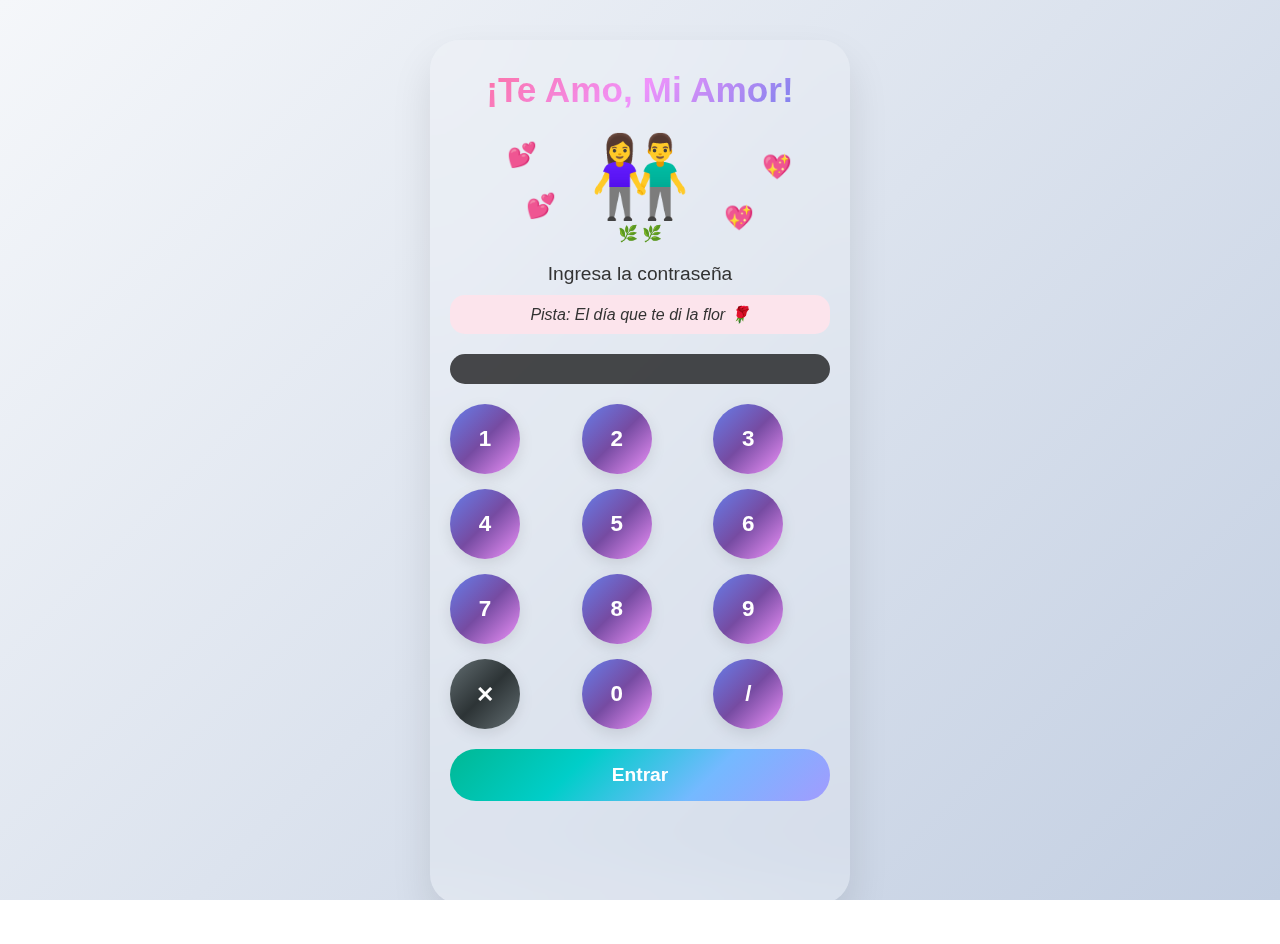
<file: contraseña/index.html>
<!DOCTYPE html>
<html lang="es">
<head>
    <meta charset="UTF-8">
    <meta name="viewport" content="width=device-width, initial-scale=1.0">
    <title>Te Amo ❤️</title>
    <link rel="stylesheet" href="style.css">
</head>
<body>
    <div class="phone-container">
        <h1 class="title">¡Te Amo, Mi Amor!</h1>
        
        <div class="couple-image">
            <div class="floating-hearts">
                <span class="heart">💕</span>
                <span class="heart">💖</span>
                <span class="heart">💕</span>
                <span class="heart">💖</span>
            </div>
            <span class="couple-emoji">👫</span>
            <div class="branches">
                <span class="branch-left">🌿</span>
                <span class="branch-right">🌿</span>
            </div>
        </div>

        <p class="subtitle">Ingresa la contraseña</p>
        <p class="hint">Pista: El día que te di la flor 🌹</p>

        <div class="password-display" id="passwordDisplay"></div>

        <div class="keypad">
            <button class="key" onclick="addNumber('1')">1</button>
            <button class="key" onclick="addNumber('2')">2</button>
            <button class="key" onclick="addNumber('3')">3</button>
            <button class="key" onclick="addNumber('4')">4</button>
            <button class="key" onclick="addNumber('5')">5</button>
            <button class="key" onclick="addNumber('6')">6</button>
            <button class="key" onclick="addNumber('7')">7</button>
            <button class="key" onclick="addNumber('8')">8</button>
            <button class="key" onclick="addNumber('9')">9</button>
            <button class="key" onclick="clearPassword()" style="background: linear-gradient(135deg, #636e72, #2d3436, #636e72);">✕</button>
            <button class="key" onclick="addNumber('0')">0</button>
            <button class="key" onclick="addSlash()">/</button>
        </div>

        <button class="enter-btn" onclick="checkPassword()">Entrar</button>
        
        <div class="error-message" id="errorMessage">
            ❌ Fecha incorrecta. Recuerda el día que te di la flor 🌹
        </div>
    </div>

    <script src="script.js"></script>
</body> 
</html>
</file>
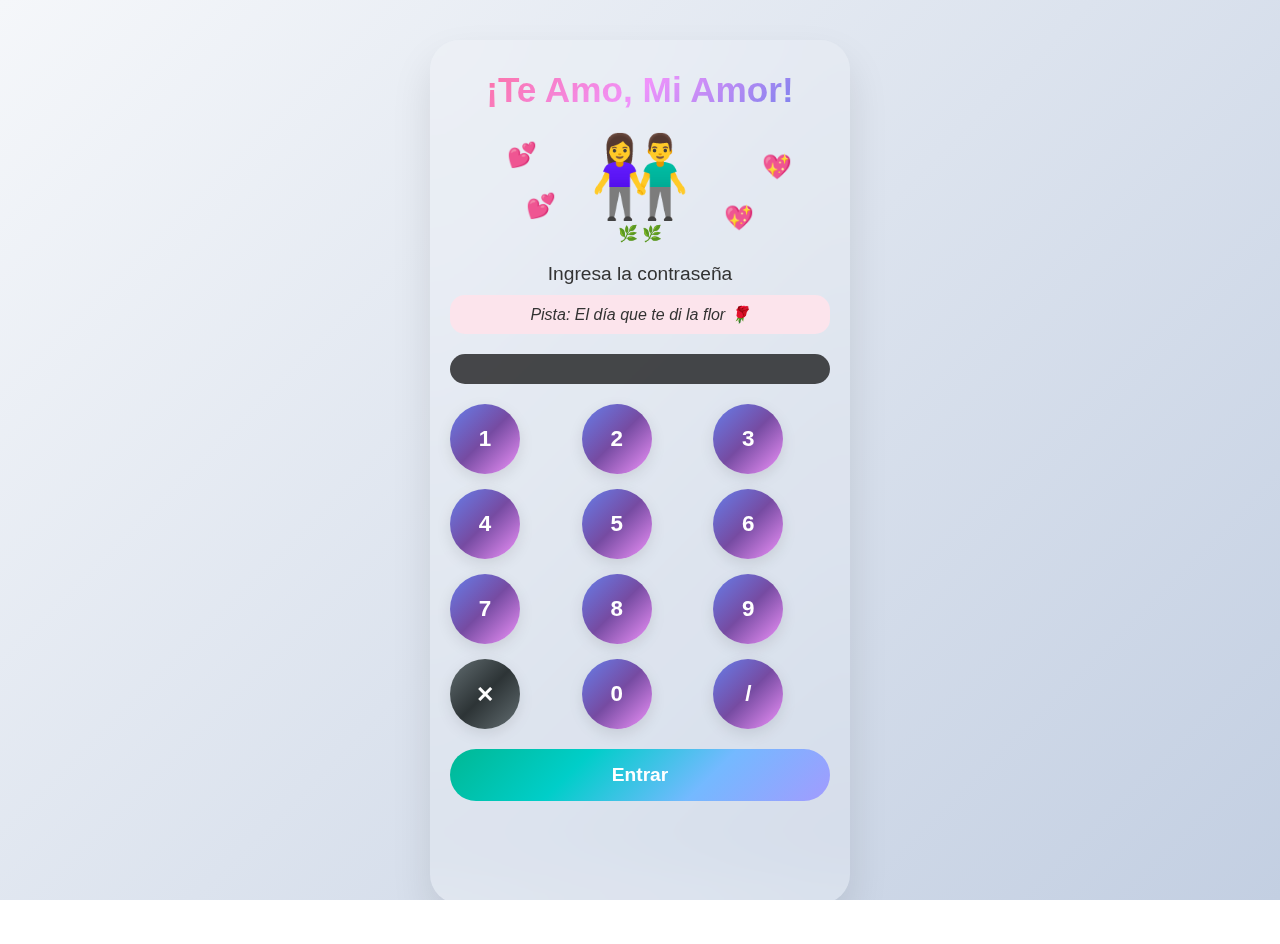
<file: mua-uno/index.html>
<!DOCTYPE html>
<html lang="es">
<head>
    <meta charset="UTF-8">
    <meta name="viewport" content="width=device-width, initial-scale=1.0">
    <title>Te Amo ❤️</title>
    <link rel="stylesheet" href="./contraseña/style.css">
</head>
<body>
    <div class="phone-container">
        <h1 class="title">¡Te Amo, Mi Amor!</h1>
        
        <div class="couple-image">
            <div class="floating-hearts">
                <span class="heart">💕</span>
                <span class="heart">💖</span>
                <span class="heart">💕</span>
                <span class="heart">💖</span>
            </div>
            <span class="couple-emoji">👫</span>
            <div class="branches">
                <span class="branch-left">🌿</span>
                <span class="branch-right">🌿</span>
            </div>
        </div>

        <p class="subtitle">Ingresa la contraseña</p>
        <p class="hint">Pista: El día que te di la flor 🌹</p>

        <div class="password-display" id="passwordDisplay"></div>

        <div class="keypad">
            <button class="key" onclick="addNumber('1')">1</button>
            <button class="key" onclick="addNumber('2')">2</button>
            <button class="key" onclick="addNumber('3')">3</button>
            <button class="key" onclick="addNumber('4')">4</button>
            <button class="key" onclick="addNumber('5')">5</button>
            <button class="key" onclick="addNumber('6')">6</button>
            <button class="key" onclick="addNumber('7')">7</button>
            <button class="key" onclick="addNumber('8')">8</button>
            <button class="key" onclick="addNumber('9')">9</button>
            <button class="key" onclick="clearPassword()" style="background: linear-gradient(135deg, #636e72, #2d3436, #636e72);">✕</button>
            <button class="key" onclick="addNumber('0')">0</button>
            <button class="key" onclick="addSlash()">/</button>
        </div>

        <button class="enter-btn" onclick="checkPassword()">Entrar</button>
        
        <div class="error-message" id="errorMessage">
            ❌ Fecha incorrecta. Recuerda el día que te di la flor 🌹
        </div>
    </div>

    <script src="./contraseña/script.js"></script>
</body> 
</html>
</file>
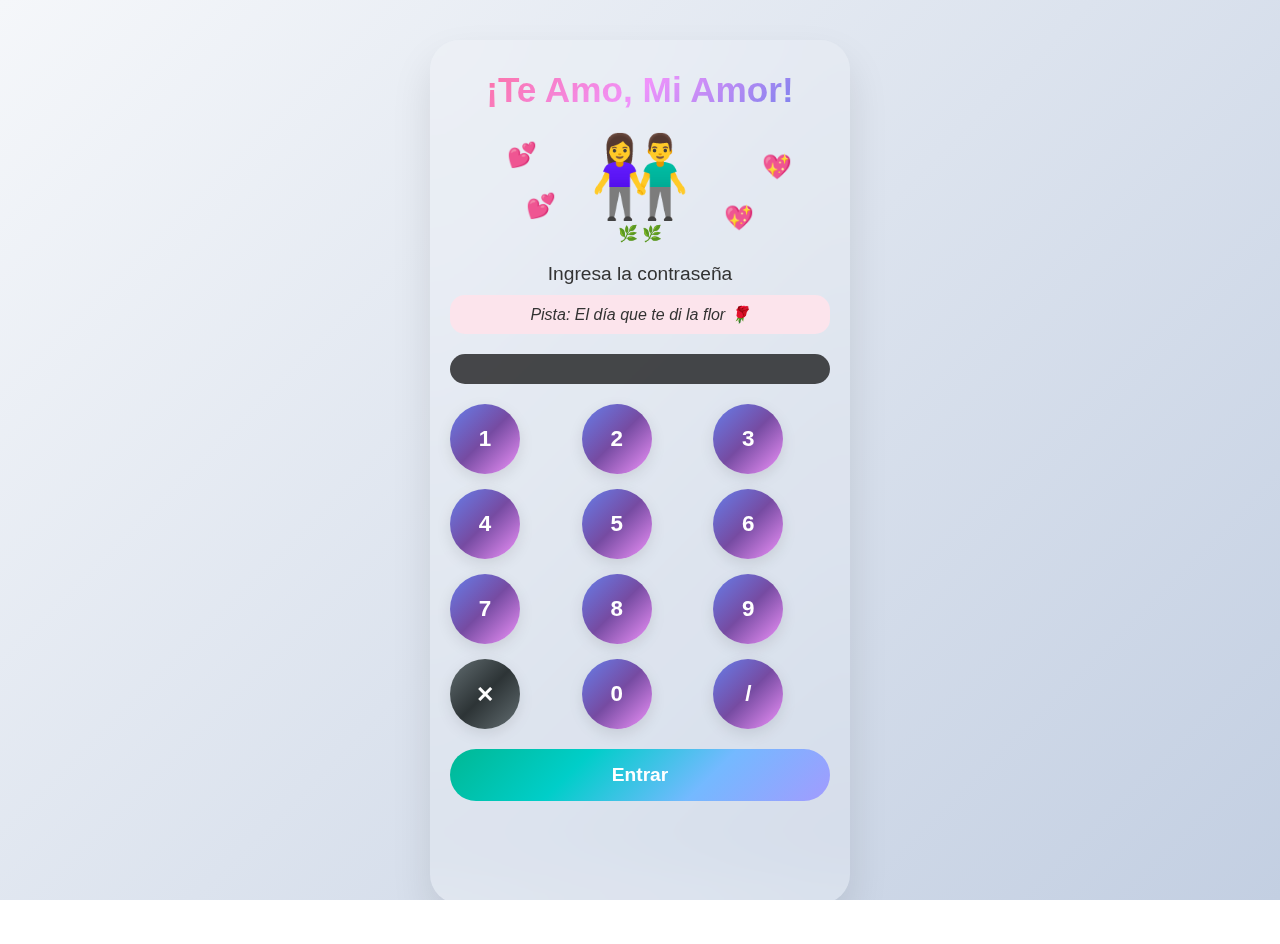
<file: mua-uno/contraseña/index.html>
<!DOCTYPE html>
<html lang="es">
<head>
    <meta charset="UTF-8">
    <meta name="viewport" content="width=device-width, initial-scale=1.0">
    <title>Te Amo ❤️</title>
    <link rel="stylesheet" href="./style.css">
</head>
<body>
    <div class="phone-container">
        <h1 class="title">¡Te Amo, Mi Amor!</h1>
        
        <div class="couple-image">
            <div class="floating-hearts">
                <span class="heart">💕</span>
                <span class="heart">💖</span>
                <span class="heart">💕</span>
                <span class="heart">💖</span>
            </div>
            <span class="couple-emoji">👫</span>
            <div class="branches">
                <span class="branch-left">🌿</span>
                <span class="branch-right">🌿</span>
            </div>
        </div>

        <p class="subtitle">Ingresa la contraseña</p>
        <p class="hint">Pista: El día que te di la flor 🌹</p>

        <div class="password-display" id="passwordDisplay"></div>

        <div class="keypad">
            <button class="key" onclick="addNumber('1')">1</button>
            <button class="key" onclick="addNumber('2')">2</button>
            <button class="key" onclick="addNumber('3')">3</button>
            <button class="key" onclick="addNumber('4')">4</button>
            <button class="key" onclick="addNumber('5')">5</button>
            <button class="key" onclick="addNumber('6')">6</button>
            <button class="key" onclick="addNumber('7')">7</button>
            <button class="key" onclick="addNumber('8')">8</button>
            <button class="key" onclick="addNumber('9')">9</button>
            <button class="key" onclick="clearPassword()" style="background: linear-gradient(135deg, #636e72, #2d3436, #636e72);">✕</button>
            <button class="key" onclick="addNumber('0')">0</button>
            <button class="key" onclick="addSlash()">/</button>
        </div>

        <button class="enter-btn" onclick="checkPassword()">Entrar</button>
        
        <div class="error-message" id="errorMessage">
            ❌ Fecha incorrecta. Recuerda el día que te di la flor 🌹
        </div>
    </div>

    <script src="./script.js"></script>
</body> 
</html>
</file>
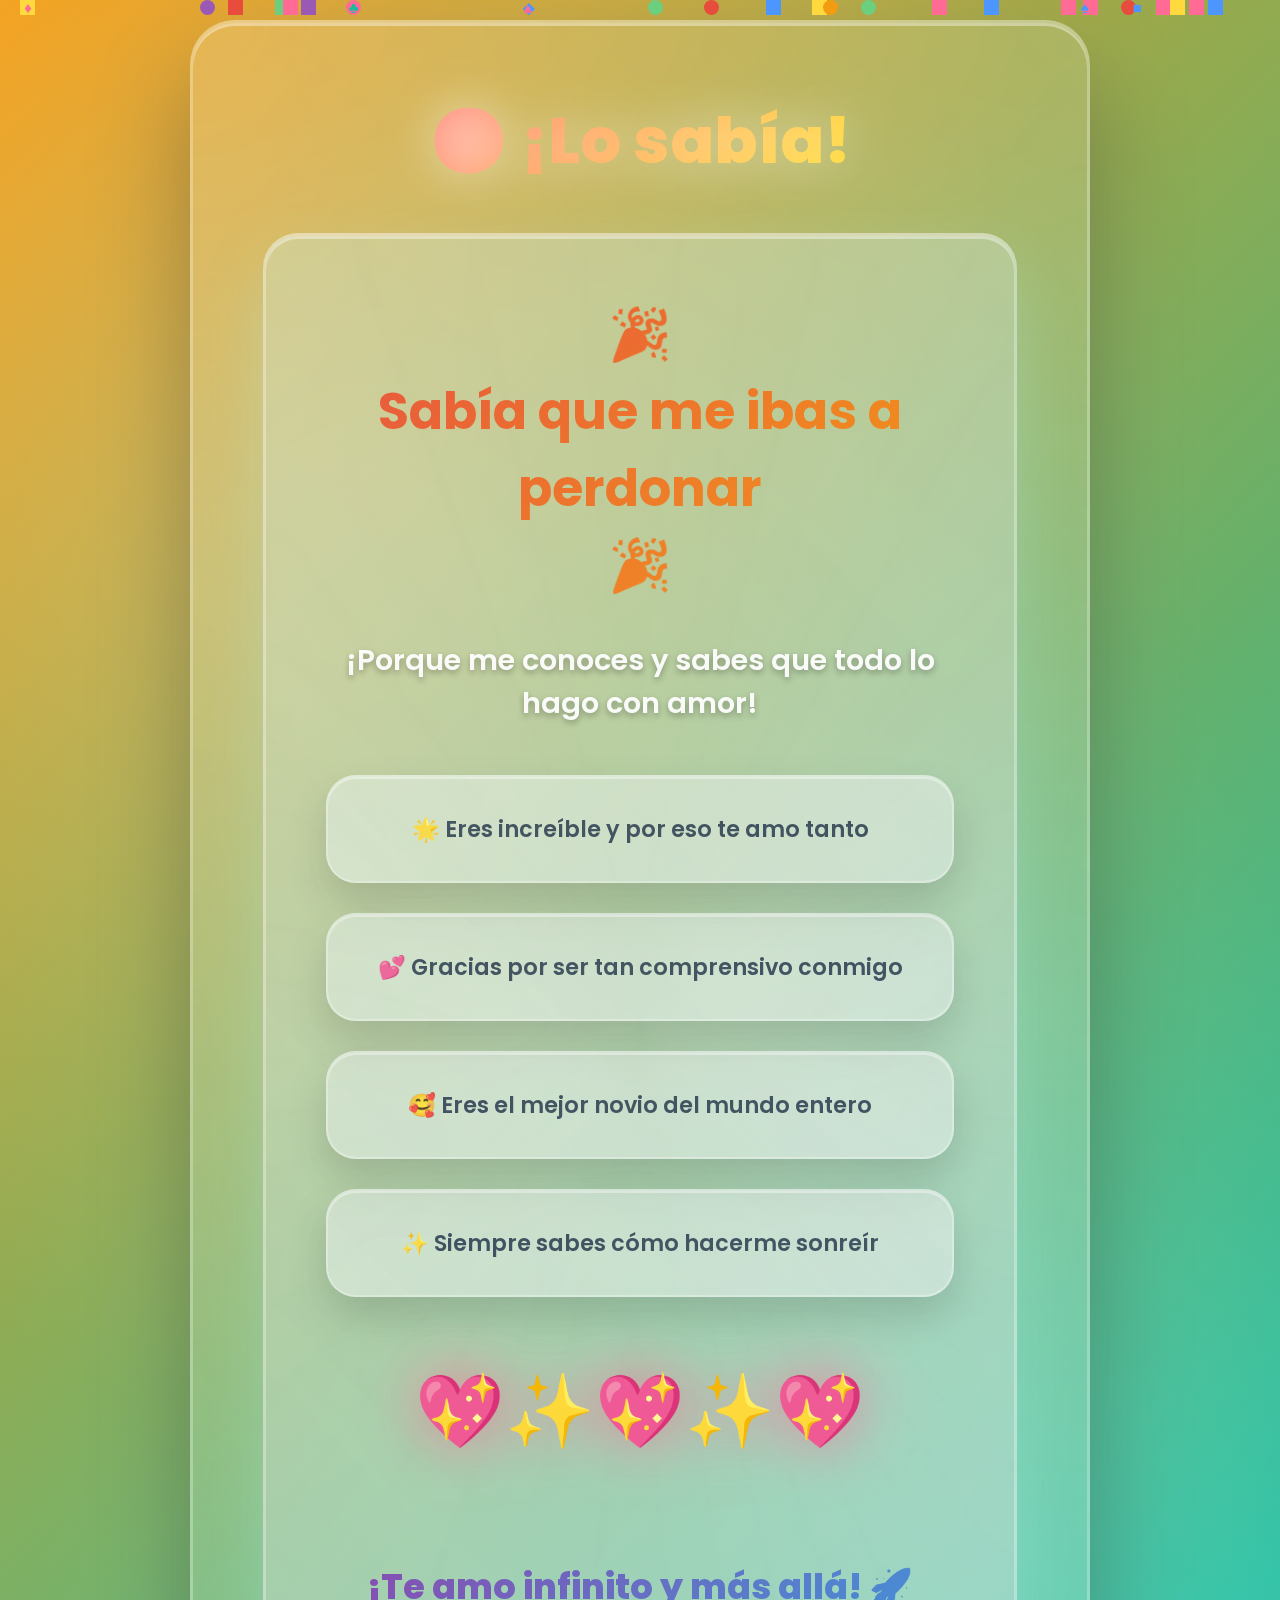
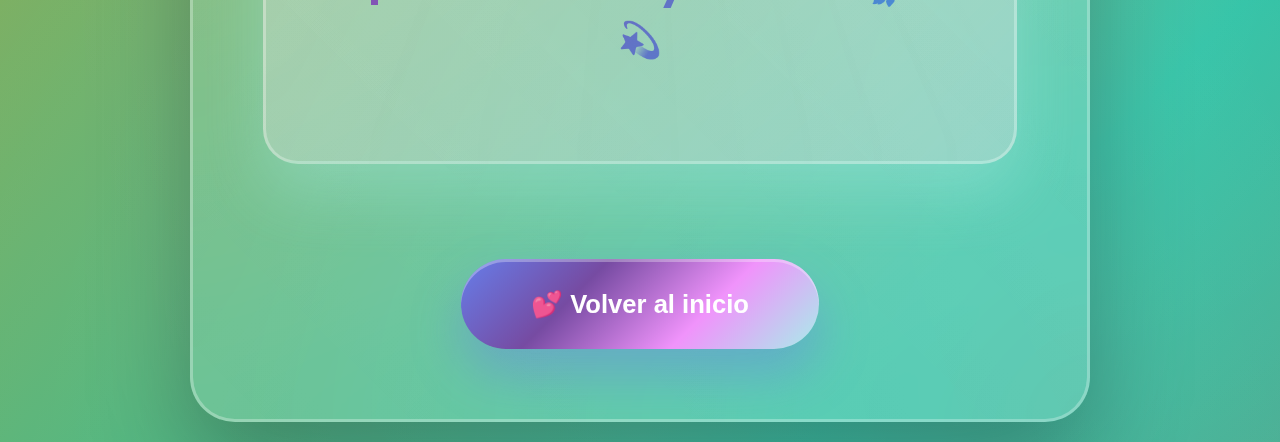
<file: jiji/lo-sabia.html>
<!DOCTYPE html>
<html lang="es">
<head>
  <meta charset="UTF-8" />
  <meta name="viewport" content="width=device-width, initial-scale=1.0"/>
  <title>¡Lo sabía! 😏</title>
  <link rel="stylesheet" href="style.css" />
</head>
<body>
  <div class="confetti" id="confetti"></div>
  <div class="floating-emojis" id="floatingEmojis"></div>

  <div class="container">
    <h1>😏 ¡Lo sabía!</h1>

    <div class="final-message">
      <h2 class="surprise-title">🎉 <span class="sparkles">Sabía que me ibas a perdonar</span> 🎉</h2>

      <p class="intro-celebration">¡Porque me conoces y sabes que todo lo hago con amor!</p>

      <div class="love-points-container">
        <div class="love-point">🌟 Eres increíble y por eso te amo tanto</div>
        <div class="love-point">💕 Gracias por ser tan comprensivo conmigo</div>
        <div class="love-point">🥰 Eres el mejor novio del mundo entero</div>
        <div class="love-point">✨ Siempre sabes cómo hacerme sonreír</div>
      </div>

      <div class="final-hearts">💖✨💖✨💖</div>

      <div class="final-declaration">¡Te amo infinito y más allá! 🚀💫</div>
    </div>

    <button class="restart-btn" onclick="restart()">💕 Volver al inicio</button>
  </div>

  <script src="script.js"></script>
</body>
</html>
</file>
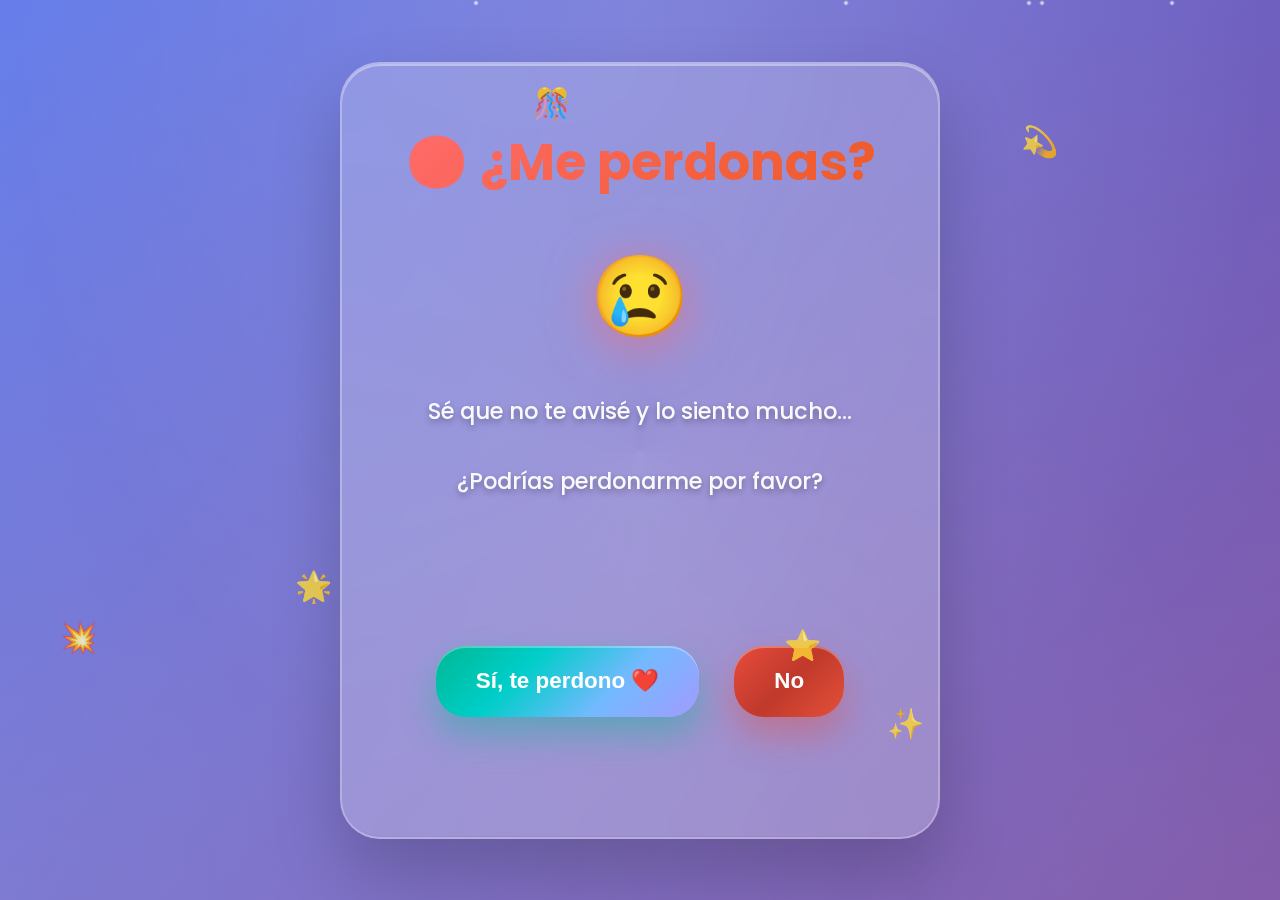
<file: perdon/perdoname.html>
<!DOCTYPE html>
<html lang="es">
<head>
    <meta charset="UTF-8">
    <meta name="viewport" content="width=device-width, initial-scale=1.0">
    <title>¿Me perdonas? 🥺</title> 
    <link rel="stylesheet" href="style.css">
</head>
    <body>
    <div class="sparkles" id="sparkles"></div>
    <div class="floating-particles" id="particles"></div>
    
    <div class="container">
        <h2>🥺 ¿Me perdonas?</h2>
        
        <div class="crying-emoji">😢</div>
        
        <p class="apology-text">Sé que no te avisé y lo siento mucho...</p>
        <p class="apology-text">¿Podrías perdonarme por favor?</p>
        
        <div class="plea-messages" id="pleaMessage"></div>
        
        <div class="buttons-container">
            <button class="yes-btn" id="yesBtn" onclick="handleYes()">
                Sí, te perdono ❤️
            </button>
            <button class="no-btn" id="noBtn" onclick="handleNo()">
                No
            </button>
        </div>
    </div>
    <script src="script.js"></script>
    </body>
</html>
</file>
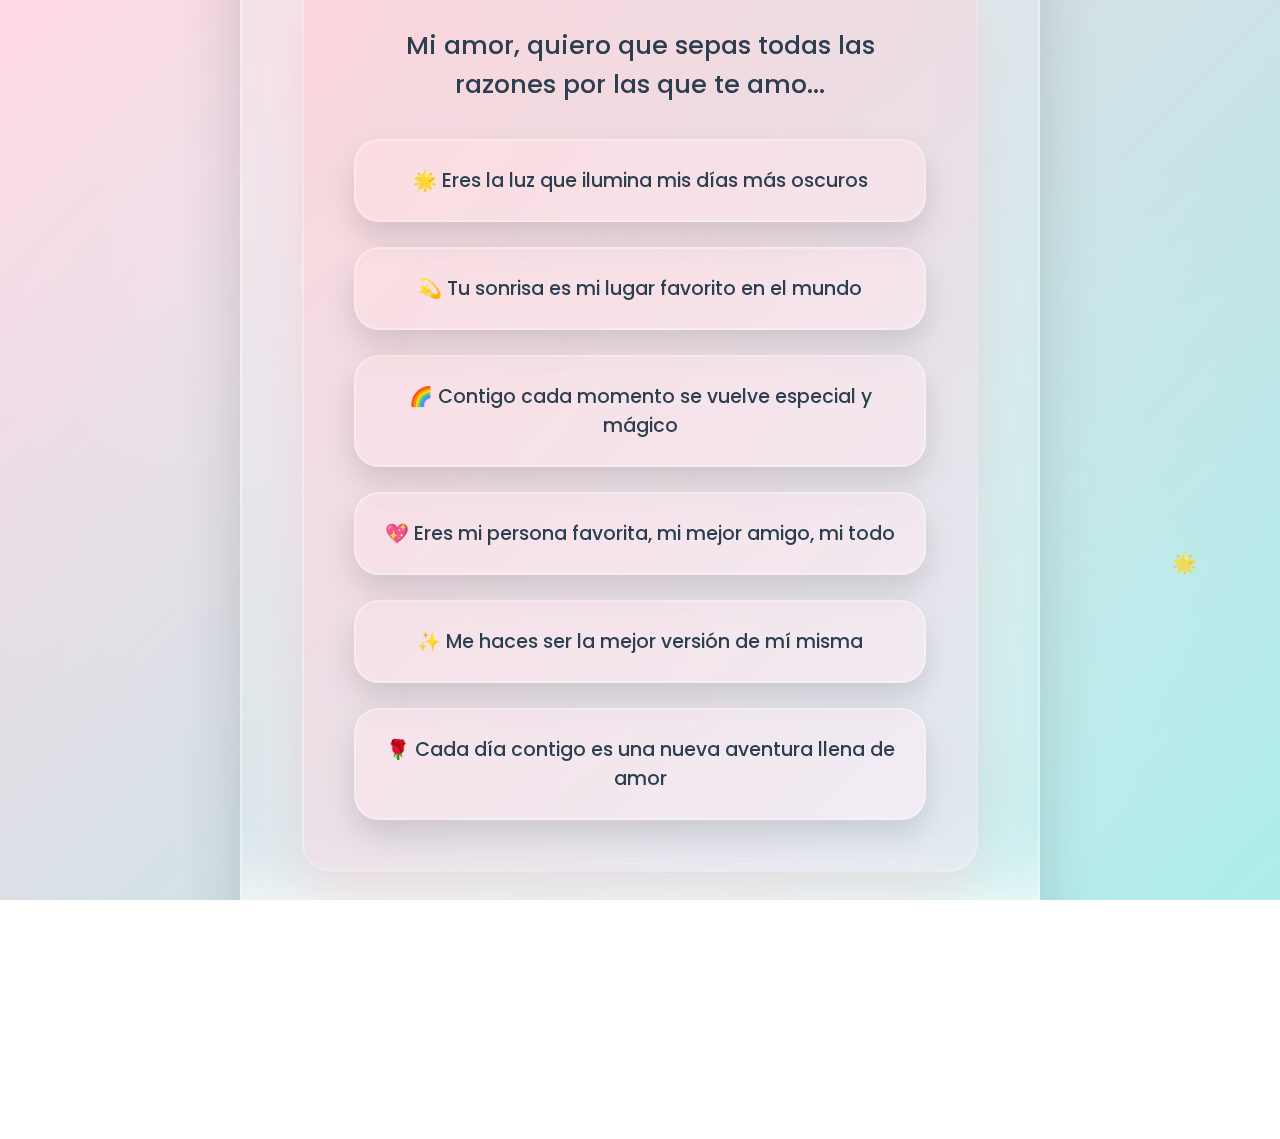
<file: te-amo/porque-te-amo.html>
<!DOCTYPE html>
<html lang="es">
<head>
    <meta charset="UTF-8">
    <meta name="viewport" content="width=device-width, initial-scale=1.0">
    <title>Por qué te amo ❤️</title>
    <link rel="stylesheet" href="style.css">
</head>
<body>
    <div class="floating-hearts" id="floatingHearts"></div>
    <div class="sparkle-overlay" id="sparkleOverlay"></div>
    
    <div class="container">
        <h1>💕 Por qué te amo</h1>
        
        <div class="love-message">
            <p class="intro-text">Mi amor, quiero que sepas todas las razones por las que te amo...</p>
            
            <div class="love-reasons-grid">
                <div class="love-reason">
                    🌟 Eres la luz que ilumina mis días más oscuros
                </div>
                
                <div class="love-reason">
                    💫 Tu sonrisa es mi lugar favorito en el mundo
                </div>
                
                <div class="love-reason">
                    🌈 Contigo cada momento se vuelve especial y mágico
                </div>
                
                <div class="love-reason">
                    💖 Eres mi persona favorita, mi mejor amigo, mi todo
                </div>
                
                <div class="love-reason">
                    ✨ Me haces ser la mejor versión de mí misma
                </div>
                
                <div class="love-reason">
                    🌹 Cada día contigo es una nueva aventura llena de amor
                </div>
            </div>
        </div>
        
        <div class="hearts">💕💖💗💘💝💞</div>
        
        <button class="continue-btn" onclick="nextPage()">Continuar ➤</button>
    </div>
    <script src="script.js"></script>
</body>
</html>
</file>
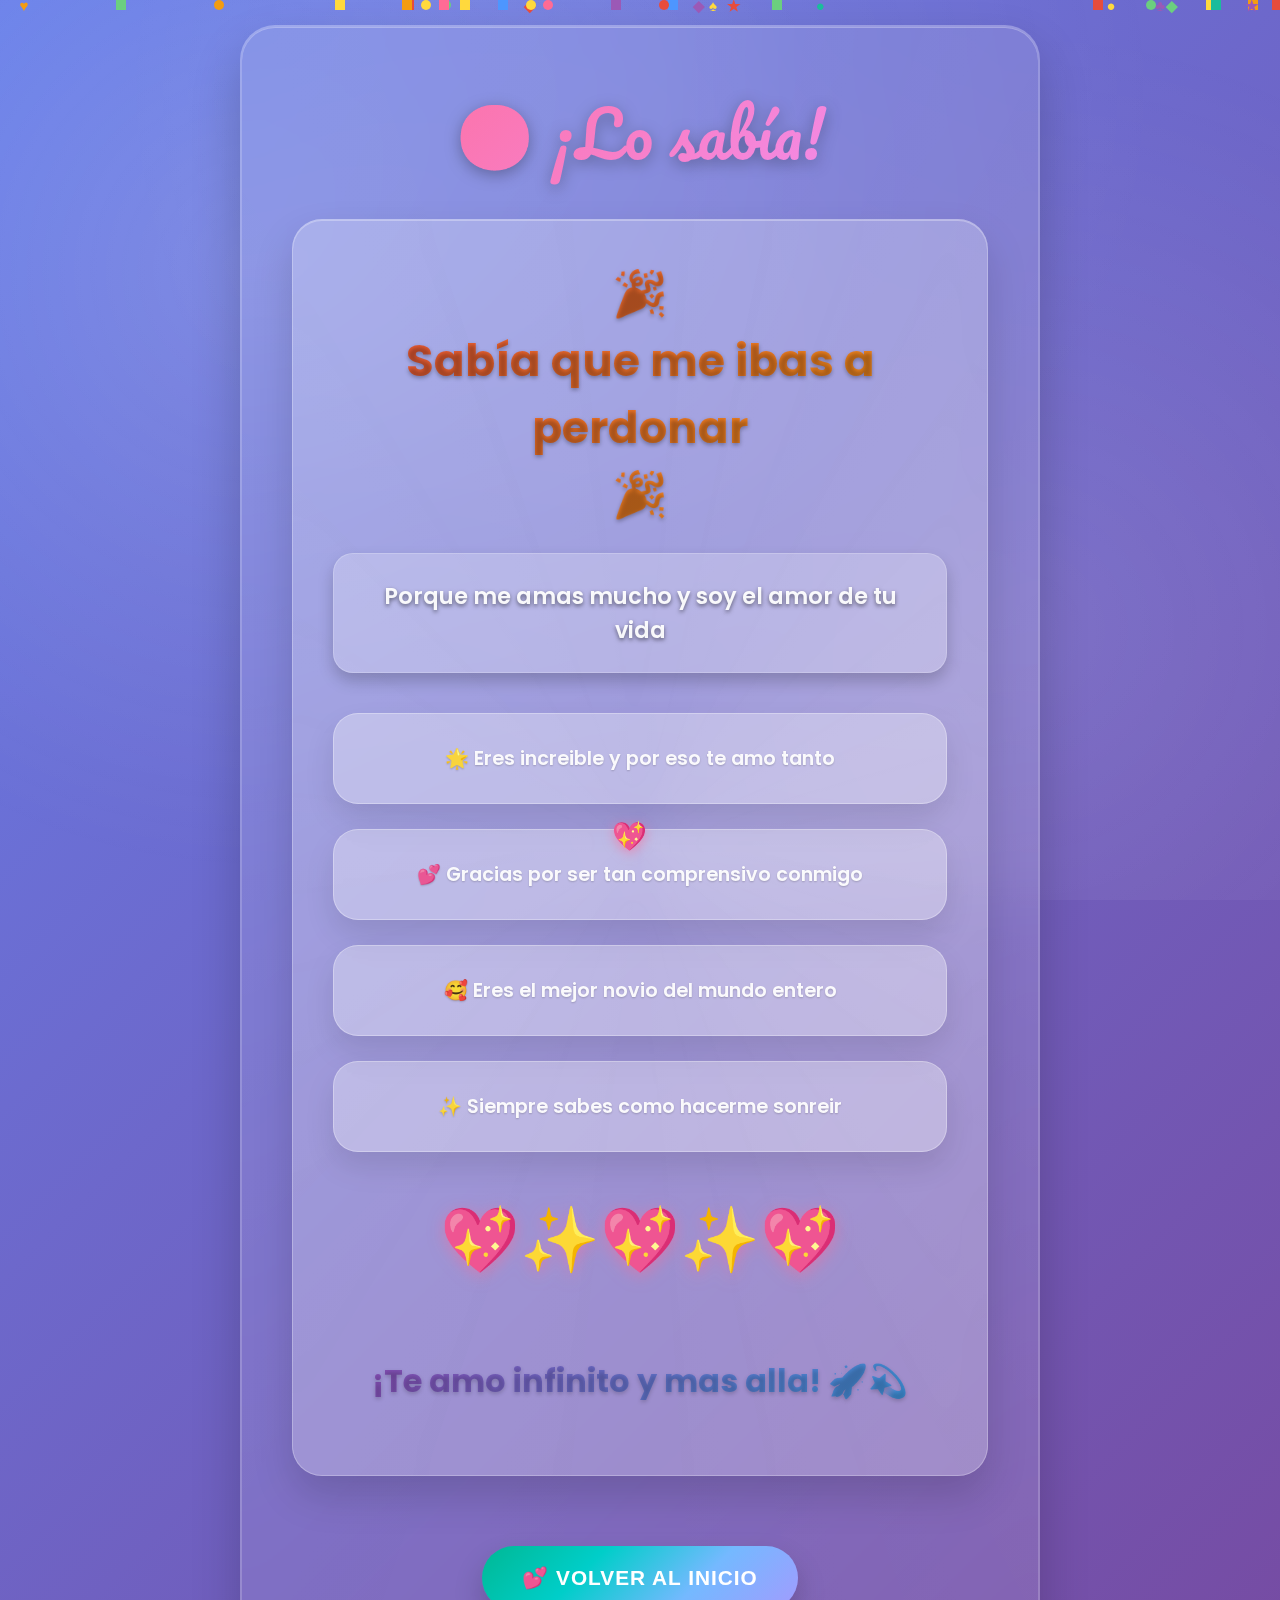
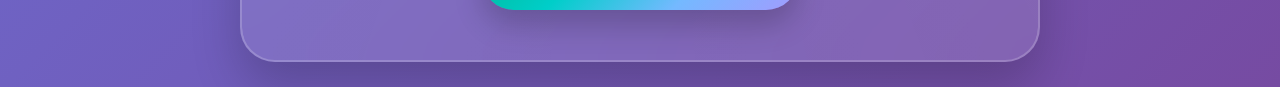
<file: mua-uno/jiji/lo-sabia.html>
<!DOCTYPE html>
<html lang="es">
<head>
  <meta charset="UTF-8" />
  <meta name="viewport" content="width=device-width, initial-scale=1.0"/>
  <title>¡Lo sabía! 😏</title>
  <link rel="stylesheet" href="style.css" />
</head>
<body>
  <div class="heart-cursor" id="heartCursor">💖</div>
  <div class="confetti" id="confetti"></div>
  <div class="floating-emojis" id="floatingEmojis"></div>

  <div class="container">
    <h1>😏 ¡Lo sabía!</h1>

    <div class="final-message">
        <h2 class="surprise-title">🎉 <span class="sparkles">Sabía que me ibas a perdonar</span> 🎉</h2>

        <p class="intro-celebration">Porque me amas mucho y soy el amor de tu vida</p>

        <div class="love-points-container">
            <div class="love-point">🌟 Eres increible y por eso te amo tanto</div>
            <div class="love-point">💕 Gracias por ser tan comprensivo conmigo</div>
            <div class="love-point">🥰 Eres el mejor novio del mundo entero</div>
            <div class="love-point">✨ Siempre sabes como hacerme sonreir</div>
        </div>

        <div class="final-hearts">💖✨💖✨💖</div>

        <div class="final-declaration">¡Te amo infinito y mas alla! 🚀💫</div>
    </div>

    <button class="restart-btn" onclick="restart()">💕 Volver al inicio</button>
  </div>
  <script src="script.js"></script>
</body>
</html>
</file>
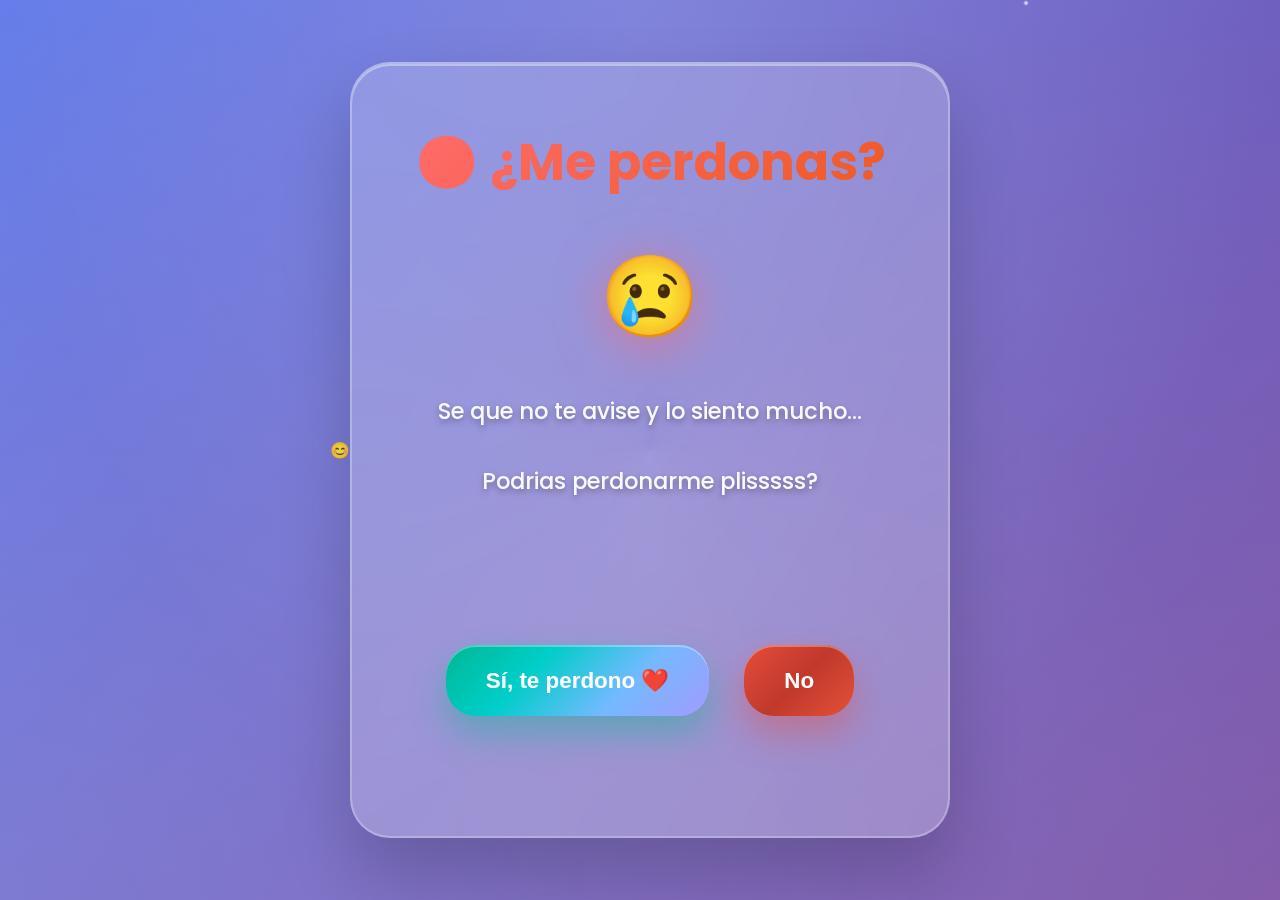
<file: mua-uno/perdon/perdoname.html>
<!DOCTYPE html>
<html lang="es">
<head>
    <meta charset="UTF-8">
    <meta name="viewport" content="width=device-width, initial-scale=1.0">
    <title>¿Me perdonas? 🥺</title> 
    <link rel="stylesheet" href="style.css">
</head>
    <body>
    <div class="custom-cursor" id="customCursor">😊</div>
    <div class="sparkles" id="sparkles"></div>
    <div class="floating-particles" id="particles"></div>
    
    <div class="container">
        <h2>🥺 ¿Me perdonas?</h2>
        
        <div class="crying-emoji">😢</div>
        
        <p class="apology-text">Se que no te avise y lo siento mucho...</p>
        <p class="apology-text">Podrias perdonarme plisssss?</p>
        
        <div class="plea-messages" id="pleaMessage"></div>
        
        <div class="buttons-container">
            <button class="yes-btn" id="yesBtn" onclick="handleYes()">
                Sí, te perdono ❤️
            </button>
            <button class="no-btn" id="noBtn" onclick="handleNo()">
                No
            </button>
        </div>
    </div>
    <script src="script.js"></script>
    </body>
</html>
</file>
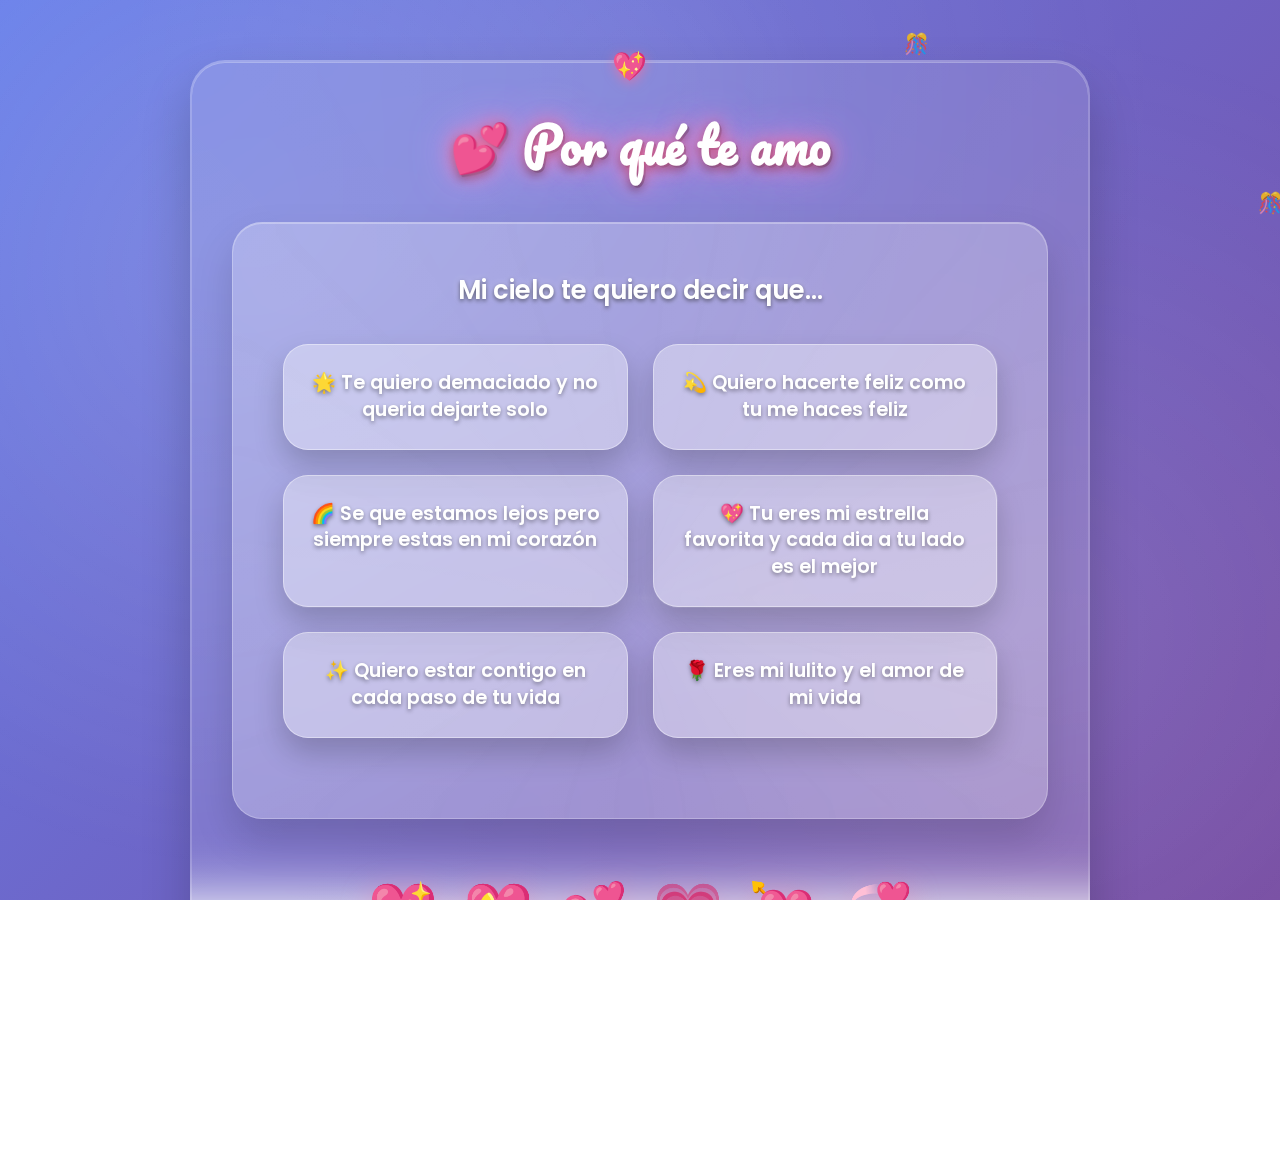
<file: mua-uno/te-amo/porque-te-amo.html>
<!DOCTYPE html>
<html lang="es">
<head>
    <meta charset="UTF-8">
    <meta name="viewport" content="width=device-width, initial-scale=1.0">
    <title>Por qué te amo ❤️</title>
    <link rel="stylesheet" href="style.css">
</head>
<body>
  <div class="heart-cursor" id="heartCursor">💖</div>
    <div class="floating-hearts" id="floatingHearts"></div>
    <div class="sparkle-overlay" id="sparkleOverlay"></div>
    
    <div class="container">
        <h1>💕 Por qué te amo</h1>
        
        <div class="love-message">
            <p class="intro-text">Mi cielo te quiero decir que...</p>
            
            <div class="love-reasons-grid">
                <div class="love-reason">
                    🌟 Te quiero demaciado y no queria dejarte solo
                </div>
                
                <div class="love-reason">
                    💫 Quiero hacerte feliz como tu me haces feliz
                </div>
                
                <div class="love-reason">
                    🌈 Se que estamos lejos pero siempre estas en mi corazón
                </div>
                
                <div class="love-reason">
                    💖 Tu eres mi estrella favorita y cada dia a tu lado es el mejor
                </div>
                
                <div class="love-reason">
                    ✨ Quiero estar contigo en cada paso de tu vida
                </div>
                
                <div class="love-reason">
                    🌹 Eres mi lulito y el amor de mi vida
                </div>
            </div>
        </div>
        
        <div class="hearts">
            <span class="heart-emoji">💖</span>
            <span class="heart-emoji">💝</span>
            <span class="heart-emoji">💕</span>
            <span class="heart-emoji">💗</span>
            <span class="heart-emoji">💘</span>
            <span class="heart-emoji">💞</span>
        </div>
        
        <button class="continue-btn" onclick="nextPage()">Continuar ➤</button>
    </div>

    <script src="script.js"></script>
</body>
</html>
</file>
<file: contraseña/style.css>
/* Estilos globales */
* {
  margin: 0;
  padding: 0;
  box-sizing: border-box;
}

html, body {
  height: 100%;
  width: 100%;
  font-family: 'Segoe UI', sans-serif;
  background: linear-gradient(135deg, #f5f7fa, #c3cfe2);
  overflow-x: hidden;
}

/* Fondo animado con brillos */
body::before {
  content: '';
  position: fixed;
  top: 0; left: 0;
  width: 100%; height: 100%;
  background: 
    radial-gradient(circle at 20% 20%, rgba(255, 255, 255, 0.1) 0%, transparent 50%),
    radial-gradient(circle at 80% 80%, rgba(255, 255, 255, 0.15) 0%, transparent 50%),
    radial-gradient(circle at 40% 60%, rgba(255, 255, 255, 0.08) 0%, transparent 50%);
  animation: sparkleMove 25s linear infinite;
  pointer-events: none;
  z-index: -1;
}

@keyframes sparkleMove {
  0% { transform: translateX(0) translateY(0) rotate(0deg); }
  100% { transform: translateX(-200px) translateY(-200px) rotate(360deg); }
}

/* Contenedor principal */
.phone-container {
  max-width: 420px;
  width: 90%;
  margin: 40px auto;
  background: rgba(255, 255, 255, 0.15);
  backdrop-filter: blur(30px);
  border-radius: 30px;
  padding: 30px 20px;
  box-shadow: 0 20px 40px rgba(0, 0, 0, 0.1);
  color: #333;
  text-align: center;
}

/* Título */
.title {
  font-size: 2.2em;
  background: linear-gradient(135deg, #ff6b95, #f093fb, #667eea);
  -webkit-background-clip: text;
  -webkit-text-fill-color: transparent;
  margin-bottom: 20px;
  animation: titlePulse 3s ease-in-out infinite;
}

@keyframes titlePulse {
  0%, 100% { transform: scale(1); }
  50% { transform: scale(1.05); }
}

/* Imagen de pareja */
.couple-image {
  margin-bottom: 20px;
  position: relative;
}

.couple-emoji {
  font-size: 5em;
}

.floating-hearts .heart {
  position: absolute;
  animation: heartFloat 5s ease-in-out infinite;
  font-size: 1.5em;
}

.heart:nth-child(1) { top: 10%; left: 15%; animation-delay: 0s; }
.heart:nth-child(2) { top: 20%; right: 10%; animation-delay: 1s; }
.heart:nth-child(3) { bottom: 20%; left: 20%; animation-delay: 2s; }
.heart:nth-child(4) { bottom: 10%; right: 20%; animation-delay: 3s; }

@keyframes heartFloat {
  0% { transform: translateY(0); opacity: 0.9; }
  50% { transform: translateY(-10px); opacity: 1; }
  100% { transform: translateY(0); opacity: 0.9; }
}

/* Texto de pista */
.subtitle {
  font-size: 1.2em;
  margin-bottom: 10px;
}

.hint {
  background-color: #fce4ec;
  padding: 10px 15px;
  border-radius: 15px;
  font-style: italic;
  margin-bottom: 20px;
}

/* Display de contraseña */
.password-display {
  background-color: rgba(0, 0, 0, 0.7);
  color: white;
  padding: 15px;
  border-radius: 20px;
  font-size: 1.5em;
  letter-spacing: 6px;
  margin-bottom: 20px;
}

/* Teclado */
.keypad {
  display: grid;
  grid-template-columns: repeat(3, 1fr);
  gap: 15px;
  margin-bottom: 20px;
}

.key {
  background: linear-gradient(135deg, #667eea, #764ba2, #f093fb);
  border: none;
  border-radius: 50%;
  width: 70px;
  height: 70px;
  font-size: 1.4em;
  color: white;
  font-weight: bold;
  box-shadow: 0 5px 15px rgba(0,0,0,0.1);
  transition: transform 0.2s;
}

.key:active {
  transform: scale(0.95);
}

/* Botón de entrar */
.enter-btn {
  background: linear-gradient(135deg, #00b894, #00cec9, #74b9ff, #a29bfe);
  color: white;
  border: none;
  border-radius: 30px;
  padding: 15px 30px;
  font-size: 1.2em;
  font-weight: bold;
  width: 100%;
  cursor: pointer;
  margin-bottom: 15px;
  transition: transform 0.2s;
}

.enter-btn:active {
  transform: scale(0.96);
}

/* Mensaje de error */
.error-message {
  background: rgba(255, 0, 0, 0.1);
  color: red;
  padding: 10px;
  border-radius: 15px;
  font-weight: 500;
  opacity: 0;
  transition: opacity 0.4s;
}

.error-message.show {
  opacity: 1;
}

/* Responsivo */
@media (max-width: 480px) {
  .title { font-size: 1.8em; }
  .couple-emoji { font-size: 4em; }
  .key { width: 60px; height: 60px; font-size: 1.2em; }
}
</file>
<file: mua-uno/contraseña/style.css>
/* Estilos globales */
* {
  margin: 0;
  padding: 0;
  box-sizing: border-box;
}

html, body {
  height: 100%;
  width: 100%;
  font-family: 'Segoe UI', sans-serif;
  background: linear-gradient(135deg, #f5f7fa, #c3cfe2);
  overflow-x: hidden;
}

/* Fondo animado con brillos */
body::before {
  content: '';
  position: fixed;
  top: 0; left: 0;
  width: 100%; height: 100%;
  background: 
    radial-gradient(circle at 20% 20%, rgba(255, 255, 255, 0.1) 0%, transparent 50%),
    radial-gradient(circle at 80% 80%, rgba(255, 255, 255, 0.15) 0%, transparent 50%),
    radial-gradient(circle at 40% 60%, rgba(255, 255, 255, 0.08) 0%, transparent 50%);
  animation: sparkleMove 25s linear infinite;
  pointer-events: none;
  z-index: -1;
}

@keyframes sparkleMove {
  0% { transform: translateX(0) translateY(0) rotate(0deg); }
  100% { transform: translateX(-200px) translateY(-200px) rotate(360deg); }
}

/* Contenedor principal */
.phone-container {
  max-width: 420px;
  width: 90%;
  margin: 40px auto;
  background: rgba(255, 255, 255, 0.15);
  backdrop-filter: blur(30px);
  border-radius: 30px;
  padding: 30px 20px;
  box-shadow: 0 20px 40px rgba(0, 0, 0, 0.1);
  color: #333;
  text-align: center;
}

/* Título */
.title {
  font-size: 2.2em;
  background: linear-gradient(135deg, #ff6b95, #f093fb, #667eea);
  -webkit-background-clip: text;
  -webkit-text-fill-color: transparent;
  margin-bottom: 20px;
  animation: titlePulse 3s ease-in-out infinite;
}

@keyframes titlePulse {
  0%, 100% { transform: scale(1); }
  50% { transform: scale(1.05); }
}

/* Imagen de pareja */
.couple-image {
  margin-bottom: 20px;
  position: relative;
}

.couple-emoji {
  font-size: 5em;
}

.floating-hearts .heart {
  position: absolute;
  animation: heartFloat 5s ease-in-out infinite;
  font-size: 1.5em;
}

.heart:nth-child(1) { top: 10%; left: 15%; animation-delay: 0s; }
.heart:nth-child(2) { top: 20%; right: 10%; animation-delay: 1s; }
.heart:nth-child(3) { bottom: 20%; left: 20%; animation-delay: 2s; }
.heart:nth-child(4) { bottom: 10%; right: 20%; animation-delay: 3s; }

@keyframes heartFloat {
  0% { transform: translateY(0); opacity: 0.9; }
  50% { transform: translateY(-10px); opacity: 1; }
  100% { transform: translateY(0); opacity: 0.9; }
}

/* Texto de pista */
.subtitle {
  font-size: 1.2em;
  margin-bottom: 10px;
}

.hint {
  background-color: #fce4ec;
  padding: 10px 15px;
  border-radius: 15px;
  font-style: italic;
  margin-bottom: 20px;
}

/* Display de contraseña */
.password-display {
  background-color: rgba(0, 0, 0, 0.7);
  color: white;
  padding: 15px;
  border-radius: 20px;
  font-size: 1.5em;
  letter-spacing: 6px;
  margin-bottom: 20px;
}

/* Teclado */
.keypad {
  display: grid;
  grid-template-columns: repeat(3, 1fr);
  gap: 15px;
  margin-bottom: 20px;
}

.key {
  background: linear-gradient(135deg, #667eea, #764ba2, #f093fb);
  border: none;
  border-radius: 50%;
  width: 70px;
  height: 70px;
  font-size: 1.4em;
  color: white;
  font-weight: bold;
  box-shadow: 0 5px 15px rgba(0,0,0,0.1);
  transition: transform 0.2s;
}

.key:active {
  transform: scale(0.95);
}

/* Botón de entrar */
.enter-btn {
  background: linear-gradient(135deg, #00b894, #00cec9, #74b9ff, #a29bfe);
  color: white;
  border: none;
  border-radius: 30px;
  padding: 15px 30px;
  font-size: 1.2em;
  font-weight: bold;
  width: 100%;
  cursor: pointer;
  margin-bottom: 15px;
  transition: transform 0.2s;
}

.enter-btn:active {
  transform: scale(0.96);
}

/* Mensaje de error */
.error-message {
  background: rgba(255, 0, 0, 0.1);
  color: red;
  padding: 10px;
  border-radius: 15px;
  font-weight: 500;
  opacity: 0;
  transition: opacity 0.4s;
}

.error-message.show {
  opacity: 1;
}

/* Responsivo */
@media (max-width: 480px) {
  .title { font-size: 1.8em; }
  .couple-emoji { font-size: 4em; }
  .key { width: 60px; height: 60px; font-size: 1.2em; }
}
</file>
<file: jiji/style.css>
@import url('https://fonts.googleapis.com/css2?family=Poppins:wght@300;400;500;600;700;800&display=swap');
        
        * {
            margin: 0;
            padding: 0;
            box-sizing: border-box;
        }

        body {
            font-family: 'Poppins', sans-serif;
            background: linear-gradient(-45deg, #FF6B95, #FFD93D, #6BCF7F, #4D96FF, #9B59B6, #E74C3C, #1ABC9C, #F39C12);
            background-size: 600% 600%;
            animation: epicGradient 12s ease infinite;
            min-height: 100vh;
            display: flex;
            justify-content: center;
            align-items: center;
            padding: 20px;
            overflow-x: hidden;
            position: relative;
        }

        body::before {
            content: '';
            position: absolute;
            top: 0;
            left: 0;
            width: 100%;
            height: 100%;
            background: 
                radial-gradient(circle at 25% 25%, rgba(255, 255, 255, 0.2) 0%, transparent 50%),
                radial-gradient(circle at 75% 75%, rgba(255, 255, 255, 0.15) 0%, transparent 50%),
                radial-gradient(circle at 50% 100%, rgba(255, 255, 255, 0.1) 0%, transparent 50%);
            animation: backgroundMagic 15s ease-in-out infinite;
            pointer-events: none;
        }

        @keyframes backgroundMagic {
            0%, 100% { 
                transform: scale(1) rotate(0deg); 
                opacity: 0.8; 
            }
            33% { 
                transform: scale(1.1) rotate(2deg); 
                opacity: 1; 
            }
            66% { 
                transform: scale(1.05) rotate(-1deg); 
                opacity: 0.9; 
            }
        }

        @keyframes epicGradient {
            0% { background-position: 0% 50%; }
            25% { background-position: 100% 50%; }
            50% { background-position: 100% 100%; }
            75% { background-position: 0% 100%; }
            100% { background-position: 0% 50%; }
        }

        .container {
            background: rgba(255, 255, 255, 0.12);
            backdrop-filter: blur(50px);
            border: 3px solid rgba(255, 255, 255, 0.3);
            padding: 70px;
            border-radius: 45px;
            box-shadow: 
                0 50px 100px rgba(0, 0, 0, 0.3),
                inset 0 3px 0 rgba(255, 255, 255, 0.4),
                0 0 150px rgba(255, 255, 255, 0.1);
            text-align: center;
            max-width: 900px;
            width: 90%;
            animation: grandioseEntrance 2.5s cubic-bezier(0.175, 0.885, 0.32, 1.275);
            position: relative;
            overflow: hidden;
        }

        .container::before {
            content: '';
            position: absolute;
            top: -250%;
            left: -250%;
            width: 600%;
            height: 600%;
            background: conic-gradient(
                from 0deg,
                transparent,
                rgba(255, 255, 255, 0.08),
                transparent,
                rgba(255, 255, 255, 0.05),
                transparent
            );
            animation: megaRotate 25s linear infinite;
        }

        .container::after {
            content: '';
            position: absolute;
            top: 0;
            left: 0;
            right: 0;
            bottom: 0;
            background: linear-gradient(45deg, transparent, rgba(255, 255, 255, 0.04), transparent);
            animation: shimmerWave 4s ease-in-out infinite;
        }

        @keyframes megaRotate {
            from { transform: rotate(0deg); }
            to { transform: rotate(360deg); }
        }

        @keyframes shimmerWave {
            0%, 100% { transform: translateX(-100%); }
            50% { transform: translateX(100%); }
        }

        @keyframes grandioseEntrance {
            0% { 
                opacity: 0; 
                transform: scale(0.2) rotate(-30deg) translateY(300px); 
            }
            50% { 
                opacity: 0.8; 
                transform: scale(1.15) rotate(10deg) translateY(-30px); 
            }
            100% { 
                opacity: 1; 
                transform: scale(1) rotate(0deg) translateY(0); 
            }
        }

        h1 {
            background: linear-gradient(135deg, #FF6B95, #FFD93D, #6BCF7F, #4D96FF, #9B59B6);
            -webkit-background-clip: text;
            -webkit-text-fill-color: transparent;
            background-clip: text;
            background-size: 300% 300%;
            animation: textRainbow 4s ease infinite, titleMega 4s ease-in-out infinite;
            margin-bottom: 35px;
            font-size: 4em;
            font-weight: 800;
            text-shadow: 0 0 50px rgba(255, 255, 255, 0.5);
            position: relative;
            z-index: 10;
        }

        @keyframes textRainbow {
            0% { background-position: 0% 50%; }
            50% { background-position: 100% 50%; }
            100% { background-position: 0% 50%; }
        }

        @keyframes titleMega {
            0%, 100% { transform: scale(1) rotate(0deg); }
            25% { transform: scale(1.1) rotate(-2deg); }
            50% { transform: scale(1.15) rotate(0deg); }
            75% { transform: scale(1.1) rotate(2deg); }
        }

        h1::after {
            content: '';
            position: absolute;
            top: 0;
            left: 0;
            right: 0;
            bottom: 0;
            background: linear-gradient(135deg, #FF6B95, #FFD93D, #6BCF7F, #4D96FF, #9B59B6);
            -webkit-background-clip: text;
            -webkit-text-fill-color: transparent;
            background-clip: text;
            filter: blur(25px);
            opacity: 0.7;
            z-index: -1;
        }

        .final-message {
            background: linear-gradient(135deg, rgba(168, 237, 234, 0.2), rgba(254, 214, 227, 0.2));
            backdrop-filter: blur(30px);
            border: 3px solid rgba(255, 255, 255, 0.3);
            padding: 60px;
            border-radius: 35px;
            margin: 45px 0;
            box-shadow: 
                0 30px 60px rgba(168, 237, 234, 0.3),
                inset 0 3px 0 rgba(255, 255, 255, 0.4);
            animation: messageSpectacle 2s ease-out 1s both;
            position: relative;
            overflow: hidden;
        }

        .final-message::before {
            content: '';
            position: absolute;
            top: -100%;
            left: -100%;
            width: 300%;
            height: 300%;
            background: linear-gradient(45deg, rgba(255, 255, 255, 0.08) 0%, transparent 50%);
            animation: messageGlow 5s ease-in-out infinite;
        }

        @keyframes messageGlow {
            0%, 100% { 
                opacity: 0; 
                transform: rotate(0deg); 
            }
            50% { 
                opacity: 1; 
                transform: rotate(180deg); 
            }
        }

        @keyframes messageSpectacle {
            from { 
                transform: rotateX(90deg) scale(0.3); 
                opacity: 0; 
            }
            to { 
                transform: rotateX(0deg) scale(1); 
                opacity: 1; 
            }
        }

        .surprise-title {
            font-size: 3.2em;
            background: linear-gradient(135deg, #e74c3c, #f39c12, #e67e22);
            -webkit-background-clip: text;
            -webkit-text-fill-color: transparent;
            background-clip: text;
            background-size: 200% 200%;
            animation: surpriseWiggle 3s ease-in-out infinite, surpriseGradient 3s ease infinite;
            margin-bottom: 35px;
            font-weight: 700;
            position: relative;
            z-index: 2;
        }

        @keyframes surpriseWiggle {
            0%, 100% { transform: rotate(0deg) scale(1); }
            25% { transform: rotate(-4deg) scale(1.08); }
            50% { transform: rotate(0deg) scale(1.15); }
            75% { transform: rotate(4deg) scale(1.08); }
        }

        @keyframes surpriseGradient {
            0% { background-position: 0% 50%; }
            50% { background-position: 100% 50%; }
            100% { background-position: 0% 50%; }
        }

        .sparkles {
            display: inline-block;
            animation: megaSparkle 2.5s ease-in-out infinite;
        }

        @keyframes megaSparkle {
            0%, 100% { 
                opacity: 1; 
                transform: scale(1) rotate(0deg); 
                filter: hue-rotate(0deg) brightness(1);
            }
            25% { 
                opacity: 0.8; 
                transform: scale(1.3) rotate(90deg); 
                filter: hue-rotate(90deg) brightness(1.2);
            }
            50% { 
                opacity: 1; 
                transform: scale(1.6) rotate(180deg); 
                filter: hue-rotate(180deg) brightness(1.4);
            }
            75% { 
                opacity: 0.8; 
                transform: scale(1.3) rotate(270deg); 
                filter: hue-rotate(270deg) brightness(1.2);
            }
        }

        .intro-celebration {
            font-size: 1.8em;
            margin-bottom: 35px;
            font-weight: 600;
            color: rgba(255, 255, 255, 0.95);
            text-shadow: 0 3px 6px rgba(0, 0, 0, 0.3);
            position: relative;
            z-index: 2;
        }

        .love-points-container {
            display: grid;
            grid-template-columns: repeat(auto-fit, minmax(400px, 1fr));
            gap: 30px;
            margin: 50px 0;
        }

        .love-point {
            background: rgba(255, 255, 255, 0.3);
            backdrop-filter: blur(25px);
            border: 2px solid rgba(255, 255, 255, 0.3);
            padding: 35px;
            border-radius: 30px;
            font-size: 1.4em;
            color: rgba(44, 62, 80, 0.9);
            font-weight: 600;
            box-shadow: 
                0 20px 40px rgba(0, 0, 0, 0.15),
                inset 0 2px 0 rgba(255, 255, 255, 0.4);
            transition: all 0.6s cubic-bezier(0.175, 0.885, 0.32, 1.275);
            animation: lovePointPop 1.2s ease-out;
            animation-fill-mode: both;
            position: relative;
            overflow: hidden;
        }

        .love-point::before {
            content: '';
            position: absolute;
            top: 0;
            left: -100%;
            width: 100%;
            height: 100%;
            background: linear-gradient(90deg, transparent, rgba(255, 255, 255, 0.5), transparent);
            transition: left 0.7s ease;
        }

        .love-point:hover {
            transform: translateY(-20px) scale(1.08) rotate(3deg);
            box-shadow: 
                0 35px 70px rgba(0, 0, 0, 0.25),
                inset 0 2px 0 rgba(255, 255, 255, 0.5);
        }

        .love-point:hover::before {
            left: 100%;
        }

        .love-point:nth-child(1) { animation-delay: 1.8s; }
        .love-point:nth-child(2) { animation-delay: 2.1s; }
        .love-point:nth-child(3) { animation-delay: 2.4s; }
        .love-point:nth-child(4) { animation-delay: 2.7s; }

        @keyframes lovePointPop {
            from { 
                transform: scale(0.4) rotate(-15deg); 
                opacity: 0; 
            }
            50% { 
                transform: scale(1.2) rotate(8deg); 
                opacity: 0.8; 
            }
            to { 
                transform: scale(1) rotate(0deg); 
                opacity: 1; 
            }
        }

        .final-hearts {
            font-size: 4.5em;
            margin: 60px 0;
            animation: epicHeartDance 5s ease-in-out infinite;
            position: relative;
            z-index: 2;
            filter: drop-shadow(0 0 30px rgba(255, 107, 149, 0.8));
        }

        @keyframes epicHeartDance {
            0%, 100% { 
                transform: scale(1) rotate(0deg); 
                filter: drop-shadow(0 0 30px rgba(255, 107, 149, 0.8)) hue-rotate(0deg);
            }
            20% { 
                transform: scale(1.3) rotate(-15deg); 
                filter: drop-shadow(0 0 40px rgba(255, 107, 149, 1)) hue-rotate(72deg);
            }
            40% { 
                transform: scale(1.6) rotate(0deg); 
                filter: drop-shadow(0 0 50px rgba(255, 107, 149, 1.2)) hue-rotate(144deg);
            }
            60% { 
                transform: scale(1.3) rotate(15deg); 
                filter: drop-shadow(0 0 40px rgba(255, 107, 149, 1)) hue-rotate(216deg);
            }
            80% { 
                transform: scale(1.1) rotate(-8deg); 
                filter: drop-shadow(0 0 35px rgba(255, 107, 149, 0.9)) hue-rotate(288deg);
            }
        }

        .final-declaration {
            font-size: 2.2em;
            font-weight: 800;
            background: linear-gradient(135deg, #8e44ad, #3498db, #e74c3c);
            -webkit-background-clip: text;
            -webkit-text-fill-color: transparent;
            background-clip: text;
            background-size: 200% 200%;
            animation: declarationGlow 4s ease-in-out infinite alternate;
            margin-top: 35px;
            padding: 35px;
            background-color: rgba(255, 255, 255, 0.15);
            border-radius: 30px;
            position: relative;
            z-index: 2;
        }

        @keyframes declarationGlow {
            from { 
                box-shadow: 0 0 30px rgba(142, 68, 173, 0.4);
                transform: scale(1);
                background-position: 0% 50%;
            }
            to { 
                box-shadow: 0 0 60px rgba(142, 68, 173, 0.8);
                transform: scale(1.03);
                background-position: 100% 50%;
            }
        }

        .restart-btn {
            background: linear-gradient(135deg, #667eea, #764ba2, #f093fb, #a8edea);
            color: white;
            padding: 30px 70px;
            font-size: 1.6em;
            border: none;
            border-radius: 70px;
            cursor: pointer;
            font-weight: 700;
            margin-top: 50px;
            box-shadow: 
                0 25px 50px rgba(102, 126, 234, 0.4),
                inset 0 3px 0 rgba(255, 255, 255, 0.3);
            transition: all 0.6s cubic-bezier(0.175, 0.885, 0.32, 1.275);
            animation: buttonEntrance 1.5s ease-out 3.5s both;
            position: relative;
            overflow: hidden;
            z-index: 2;
        }

        .restart-btn::before {
            content: '';
            position: absolute;
            top: 50%;
            left: 50%;
            width: 0;
            height: 0;
            background: rgba(255, 255, 255, 0.3);
            border-radius: 50%;
            transition: all 0.6s ease;
            transform: translate(-50%, -50%);
        }

        .restart-btn:hover {
            transform: translateY(-12px) scale(1.12);
            box-shadow: 
                0 40px 80px rgba(102, 126, 234, 0.5),
                inset 0 3px 0 rgba(255, 255, 255, 0.4);
        }

        .restart-btn:hover::before {
            width: 400px;
            height: 400px;
        }

        @keyframes buttonEntrance {
            from { 
                transform: translateY(80px) scale(0.7); 
                opacity: 0; 
            }
            to { 
                transform: translateY(0) scale(1); 
                opacity: 1; 
            }
        }

        .confetti {
            position: absolute;
            width: 100%;
            height: 100%;
            pointer-events: none;
            overflow: hidden;
            z-index: 5;
        }

        .confetti-piece {
            position: absolute;
            width: 15px;
            height: 15px;
            animation: confettiMagic 5s linear infinite;
        }

        @keyframes confettiMagic {
            0% {
                transform: translateY(-100vh) rotate(0deg) scale(0);
                opacity: 1;
            }
            10% {
                transform: translateY(-80vh) rotate(36deg) scale(1);
                opacity: 1;
            }
            90% {
                transform: translateY(20vh) rotate(324deg) scale(1);
                opacity: 1;
            }
            100% {
                transform: translateY(100vh) rotate(360deg) scale(0);
                opacity: 0;
            }
        }

        .floating-emojis {
            position: absolute;
            width: 100%;
            height: 100%;
            pointer-events: none;
            overflow: hidden;
            z-index: 4;
        }

        .floating-emoji {
            position: absolute;
            font-size: 40px;
            animation: emojiMagic 10s ease-out infinite;
            opacity: 0;
        }

        @keyframes emojiMagic {
            0% {
                transform: translateY(100vh) rotate(0deg) scale(0);
                opacity: 1;
            }
            10% {
                opacity: 1;
                transform: translateY(90vh) rotate(36deg) scale(1);
            }
            90% {
                opacity: 1;
                transform: translateY(-10vh) rotate(324deg) scale(1);
            }
            100% {
                transform: translateY(-150px) rotate(360deg) scale(0);
                opacity: 0;
            }
        }

        /* Responsive Design */
        @media (max-width: 768px) {
            .container {
                padding: 50px 35px;
            }
            
            h1 {
                font-size: 3em;
            }
            
            .surprise-title {
                font-size: 2.5em;
            }
            
            .love-points-container {
                grid-template-columns: 1fr;
                gap: 25px;
            }
            
            .love-point {
                padding: 30px;
                font-size: 1.3em;
            }
            
            .restart-btn {
                padding: 25px 50px;
                font-size: 1.4em;
            }

            .final-declaration {
                font-size: 1.8em;
                padding: 30px;
            }
        }
</file>
<file: perdon/style.css>
@import url('https://fonts.googleapis.com/css2?family=Poppins:wght@300;400;500;600;700&display=swap');
        
        * {
            margin: 0;
            padding: 0;
            box-sizing: border-box;
        }

        body {
            font-family: 'Poppins', sans-serif;
            background: linear-gradient(135deg, #667eea 0%, #764ba2 25%, #f093fb 50%, #f5576c 75%, #4facfe 100%);
            background-size: 400% 400%;
            animation: dreamyGradient 18s ease infinite;
            min-height: 100vh;
            display: flex;
            justify-content: center;
            align-items: center;
            padding: 20px;
            position: relative;
            overflow: hidden;
        }

        body::before {
            content: '';
            position: absolute;
            top: 0;
            left: 0;
            width: 100%;
            height: 100%;
            background: 
                radial-gradient(ellipse at top, rgba(255, 255, 255, 0.15) 0%, transparent 70%),
                radial-gradient(ellipse at bottom left, rgba(255, 255, 255, 0.12) 0%, transparent 70%),
                radial-gradient(ellipse at bottom right, rgba(255, 255, 255, 0.1) 0%, transparent 70%);
            animation: backgroundPulse 10s ease-in-out infinite;
            pointer-events: none;
        }

        @keyframes backgroundPulse {
            0%, 100% { opacity: 0.6; transform: scale(1); }
            50% { opacity: 0.9; transform: scale(1.05); }
        }

        @keyframes dreamyGradient {
            0% { background-position: 0% 50%; }
            25% { background-position: 100% 50%; }
            50% { background-position: 100% 100%; }
            75% { background-position: 0% 100%; }
            100% { background-position: 0% 50%; }
        }

        .container {
            background: rgba(255, 255, 255, 0.18);
            backdrop-filter: blur(50px);
            border: 2px solid rgba(255, 255, 255, 0.3);
            padding: 60px;
            border-radius: 40px;
            box-shadow: 
                0 35px 70px rgba(0, 0, 0, 0.2),
                inset 0 2px 0 rgba(255, 255, 255, 0.4);
            text-align: center;
            max-width: 600px;
            width: 90%;
            animation: containerEntrance 1.5s cubic-bezier(0.175, 0.885, 0.32, 1.275);
            position: relative;
            overflow: hidden;
        }

        .container::before {
            content: '';
            position: absolute;
            top: -150%;
            left: -150%;
            width: 400%;
            height: 400%;
            background: conic-gradient(from 0deg, transparent, rgba(255, 255, 255, 0.08), transparent);
            animation: rotate 15s linear infinite;
        }

        @keyframes rotate {
            from { transform: rotate(0deg); }
            to { transform: rotate(360deg); }
        }

        @keyframes containerEntrance {
            from { 
                opacity: 0; 
                transform: translateY(150px) scale(0.7) rotate(-15deg); 
            }
            to { 
                opacity: 1; 
                transform: translateY(0) scale(1) rotate(0deg); 
            }
        }

        h2 {
            background: linear-gradient(135deg, #ff6b6b, #ee5a24, #fd79a8);
            -webkit-background-clip: text;
            -webkit-text-fill-color: transparent;
            background-clip: text;
            background-size: 200% 200%;
            animation: titleWobble 4s ease-in-out infinite, gradientFlow 3s ease infinite;
            margin-bottom: 35px;
            font-size: 3.2em;
            font-weight: 700;
            position: relative;
            z-index: 2;
        }

        @keyframes titleWobble {
            0%, 100% { transform: rotate(0deg) scale(1); }
            25% { transform: rotate(-3deg) scale(1.05); }
            50% { transform: rotate(0deg) scale(1.12); }
            75% { transform: rotate(3deg) scale(1.05); }
        }

        @keyframes gradientFlow {
            0% { background-position: 0% 50%; }
            50% { background-position: 100% 50%; }
            100% { background-position: 0% 50%; }
        }

        .crying-emoji {
            font-size: 5em;
            margin: 35px 0;
            animation: emojiCry 3s ease-in-out infinite;
            filter: drop-shadow(0 8px 25px rgba(255, 107, 107, 0.6));
            position: relative;
            z-index: 2;
        }

        @keyframes emojiCry {
            0%, 100% { transform: translateY(0px) scale(1) rotate(0deg); }
            25% { transform: translateY(-8px) scale(1.15) rotate(-4deg); }
            50% { transform: translateY(-15px) scale(1.25) rotate(0deg); }
            75% { transform: translateY(-8px) scale(1.15) rotate(4deg); }
        }

        .apology-text {
            color: rgba(255, 255, 255, 0.95);
            line-height: 1.8;
            margin-bottom: 30px;
            font-size: 1.4em;
            font-weight: 500;
            text-shadow: 0 3px 6px rgba(0, 0, 0, 0.3);
            position: relative;
            z-index: 2;
        }

        .plea-messages {
            background: rgba(142, 68, 173, 0.18);
            backdrop-filter: blur(20px);
            border: 2px solid rgba(142, 68, 173, 0.3);
            color: #8e44ad;
            font-style: italic;
            margin: 30px 0;
            padding: 25px;
            border-radius: 25px;
            opacity: 0;
            transform: translateY(30px) scale(0.9);
            transition: all 0.7s cubic-bezier(0.175, 0.885, 0.32, 1.275);
            font-size: 1.3em;
            font-weight: 500;
            box-shadow: 0 15px 30px rgba(142, 68, 173, 0.25);
            position: relative;
            z-index: 2;
        }

        .plea-messages.show {
            opacity: 1;
            transform: translateY(0) scale(1);
        }

        .buttons-container {
            margin: 60px 0;
            display: flex;
            justify-content: center;
            gap: 35px;
            flex-wrap: wrap;
            position: relative;
            z-index: 2;
        }

        .yes-btn {
            background: linear-gradient(135deg, #00b894, #00cec9, #74b9ff, #a29bfe);
            color: white;
            border: none;
            border-radius: 30px;
            cursor: pointer;
            font-weight: 700;
            box-shadow: 
                0 18px 35px rgba(0, 184, 148, 0.4),
                inset 0 2px 0 rgba(255, 255, 255, 0.3);
            transition: all 0.5s cubic-bezier(0.175, 0.885, 0.32, 1.275);
            font-size: 1.4em;
            padding: 22px 40px;
            position: relative;
            overflow: hidden;
        }

        .yes-btn::before {
            content: '';
            position: absolute;
            top: 50%;
            left: 50%;
            width: 0;
            height: 0;
            background: rgba(255, 255, 255, 0.3);
            border-radius: 50%;
            transition: all 0.5s ease;
            transform: translate(-50%, -50%);
        }

        .yes-btn:hover {
            transform: translateY(-10px) scale(1.08);
            box-shadow: 
                0 25px 50px rgba(0, 184, 148, 0.5),
                inset 0 2px 0 rgba(255, 255, 255, 0.4);
        }

        .yes-btn:hover::before {
            width: 350px;
            height: 350px;
        }

        .no-btn {
            background: linear-gradient(135deg, #e74c3c, #c0392b, #e55039);
            color: white;
            border: none;
            border-radius: 30px;
            cursor: pointer;
            font-weight: 700;
            box-shadow: 
                0 18px 35px rgba(231, 76, 60, 0.4),
                inset 0 2px 0 rgba(255, 255, 255, 0.3);
            transition: all 0.5s cubic-bezier(0.175, 0.885, 0.32, 1.275);
            font-size: 1.4em;
            padding: 22px 40px;
            position: relative;
            overflow: hidden;
        }

        .no-btn::before {
            content: '';
            position: absolute;
            top: 50%;
            left: 50%;
            width: 0;
            height: 0;
            background: rgba(0, 0, 0, 0.2);
            border-radius: 50%;
            transition: all 0.4s ease;
            transform: translate(-50%, -50%);
        }

        .no-btn:hover {
            transform: scale(0.95) rotate(-3deg);
            box-shadow: 
                0 12px 25px rgba(231, 76, 60, 0.6),
                inset 0 2px 0 rgba(255, 255, 255, 0.2);
        }

        .no-btn:hover::before {
            width: 250px;
            height: 250px;
        }

        .sparkles {
            position: absolute;
            width: 100%;
            height: 100%;
            pointer-events: none;
            overflow: hidden;
            z-index: 1;
        }

        .sparkle {
            position: absolute;
            font-size: 30px;
            animation: sparkleFloat 4s ease-in-out infinite;
            opacity: 0.8;
        }

        @keyframes sparkleFloat {
            0%, 100% { 
                opacity: 0.4; 
                transform: translateY(0px) scale(1) rotate(0deg); 
            }
            50% { 
                opacity: 1; 
                transform: translateY(-40px) scale(1.5) rotate(180deg); 
            }
        }

        .floating-particles {
            position: absolute;
            width: 100%;
            height: 100%;
            pointer-events: none;
            overflow: hidden;
            z-index: 0;
        }

        .particle {
            position: absolute;
            width: 6px;
            height: 6px;
            background: radial-gradient(circle, rgba(255, 255, 255, 0.9) 0%, transparent 70%);
            border-radius: 50%;
            animation: particleFloat 10s linear infinite;
        }

        @keyframes particleFloat {
            0% {
                transform: translateY(100vh) translateX(0px);
                opacity: 0;
            }
            10% {
                opacity: 1;
            }
            90% {
                opacity: 1;
            }
            100% {
                transform: translateY(-100px) translateX(150px);
                opacity: 0;
            }
        }

        .notification {
            position: fixed;
            top: 30px;
            right: 30px;
            background: linear-gradient(135deg, #00b894, #00cec9);
            color: white;
            padding: 20px 30px;
            border-radius: 20px;
            box-shadow: 0 15px 35px rgba(0,0,0,0.3);
            z-index: 1000;
            font-weight: 600;
            font-size: 1.2em;
            backdrop-filter: blur(15px);
            border: 2px solid rgba(255,255,255,0.25);
            transform: translateX(400px);
            opacity: 0;
            transition: all 0.7s cubic-bezier(0.175, 0.885, 0.32, 1.275);
        }

        .notification.show {
            transform: translateX(0);
            opacity: 1;
        }

        .notification.hide {
            transform: translateX(400px);
            opacity: 0;
        }

        /* Responsive Design */
        @media (max-width: 768px) {
            .container {
                padding: 40px 30px;
            }
            
            h2 {
                font-size: 2.5em;
            }
            
            .crying-emoji {
                font-size: 4em;
            }
            
            .buttons-container {
                gap: 25px;
            }
            
            .yes-btn, .no-btn {
                font-size: 1.2em;
                padding: 18px 30px;
            }

            .notification {
                top: 20px;
                right: 20px;
                left: 20px;
                font-size: 1.1em;
                padding: 18px 25px;
            }
        }
</file>
<file: te-amo/style.css>
@import url('https://fonts.googleapis.com/css2?family=Poppins:wght@300;400;500;600;700&display=swap');

* {
  margin: 0;
  padding: 0;
  box-sizing: border-box;
}

html, body {
  width: 100%;
  height: 100%;
  overflow-x: hidden;
}

body {
  font-family: 'Poppins', sans-serif;
  background: linear-gradient(-45deg, #ff9a9e, #fecfef, #f093fb, #a8edea, #fed6e3);
  background-size: 400% 400%;
  animation: gradientShift 15s ease infinite;
  min-height: 100vh;
  display: flex;
  justify-content: center;
  align-items: center;
  padding: 20px;
  position: relative;
}

body::before {
  content: '';
  position: absolute;
  top: 0; left: 0;
  width: 100%; height: 100%;
  background:
    radial-gradient(circle at 25% 25%, rgba(255,255,255,0.15) 0%, transparent 50%),
    radial-gradient(circle at 75% 75%, rgba(255,255,255,0.12) 0%, transparent 50%),
    radial-gradient(circle at 50% 100%, rgba(255,255,255,0.08) 0%, transparent 50%);
  animation: backgroundFloat 12s ease-in-out infinite;
  pointer-events: none;
  z-index: 0;
}

@keyframes backgroundFloat {
  0%, 100% { transform: translateY(0px) scale(1); }
  33% { transform: translateY(-15px) scale(1.02); }
  66% { transform: translateY(-25px) scale(1.01); }
}

@keyframes gradientShift {
  0% { background-position: 0% 50%; }
  50% { background-position: 100% 50%; }
  100% { background-position: 0% 50%; }
}

.container {
  background: rgba(255, 255, 255, 0.2);
  backdrop-filter: blur(40px);
  border: 2px solid rgba(255, 255, 255, 0.3);
  padding: 60px;
  border-radius: 35px;
  box-shadow: 0 30px 60px rgba(0, 0, 0, 0.15), inset 0 2px 0 rgba(255, 255, 255, 0.4);
  text-align: center;
  max-width: 800px;
  width: 100%;
  animation: containerFloat 2s ease-out;
  position: relative;
  z-index: 1;
}

@keyframes containerFloat {
  from { opacity: 0; transform: translateY(80px) scale(0.9); }
  to { opacity: 1; transform: translateY(0) scale(1); }
}

h1 {
  font-size: 3.5em;
  margin-bottom: 45px;
  font-weight: 700;
  background: linear-gradient(135deg, #667eea, #764ba2, #f093fb);
  -webkit-background-clip: text;
  -webkit-text-fill-color: transparent;
  background-size: 200% 200%;
  animation: titleBounce 3s ease-in-out infinite, textGradient 4s ease infinite;
}

@keyframes titleBounce {
  0%, 100% { transform: translateY(0px) scale(1); }
  50% { transform: translateY(-15px) scale(1.05); }
}

@keyframes textGradient {
  0% { background-position: 0% 50%; }
  50% { background-position: 100% 50%; }
  100% { background-position: 0% 50%; }
}

.love-message {
  padding: 50px;
  border-radius: 30px;
  background: linear-gradient(135deg, rgba(255, 154, 158, 0.25), rgba(254, 207, 239, 0.25));
  backdrop-filter: blur(25px);
  border: 2px solid rgba(255, 255, 255, 0.25);
  margin: 35px 0;
  box-shadow: 0 25px 50px rgba(255, 154, 158, 0.2), inset 0 2px 0 rgba(255, 255, 255, 0.4);
  overflow: hidden;
}

.intro-text {
  font-size: 1.6em;
  margin-bottom: 35px;
  font-weight: 500;
  color: #2c3e50;
}

.love-reasons-grid {
  display: grid;
  grid-template-columns: repeat(auto-fit, minmax(280px, 1fr));
  gap: 25px;
}

.love-reason {
  background: rgba(255, 255, 255, 0.35);
  backdrop-filter: blur(20px);
  border: 2px solid rgba(255, 255, 255, 0.3);
  padding: 25px;
  border-radius: 25px;
  font-size: 1.2em;
  color: #2c3e50;
  font-weight: 500;
  box-shadow: 0 15px 30px rgba(0, 0, 0, 0.12);
  transition: transform 0.3s ease;
}

.love-reason:hover {
  transform: translateY(-10px) scale(1.05);
}

.hearts {
  font-size: 2.5em;
  margin: 30px 0;
  filter: drop-shadow(0 8px 16px rgba(255, 107, 149, 0.4));
  animation: heartDance 4s ease-in-out infinite;
}

@keyframes heartDance {
  0%, 100% { transform: scale(1); }
  50% { transform: scale(1.15); }
}

.continue-btn {
  background: linear-gradient(135deg, #667eea, #764ba2, #f093fb, #a8edea);
  color: white;
  padding: 18px 40px;
  font-size: 1.3em;
  border: none;
  border-radius: 50px;
  font-weight: 700;
  cursor: pointer;
  transition: all 0.3s ease;
}

.continue-btn:hover {
  transform: scale(1.05);
}

/* Animaciones flotantes */
.floating-hearts,
.sparkle-overlay {
  position: fixed;
  width: 100%;
  height: 100%;
  top: 0; left: 0;
  pointer-events: none;
  z-index: 0;
}

.floating-heart {
  position: absolute;
  font-size: 25px;
  animation: heartFloat 12s ease-in-out infinite;
  opacity: 0;
}

@keyframes heartFloat {
  0% {
    transform: translateY(100vh) scale(0);
    opacity: 1;
  }
  50% {
    opacity: 1;
    transform: translateY(50vh) scale(1);
  }
  100% {
    transform: translateY(-100px) scale(0);
    opacity: 0;
  }
}

.sparkle {
  position: absolute;
  font-size: 20px;
  animation: sparkleFloat 5s ease-in-out infinite;
  opacity: 0.8;
}

@keyframes sparkleFloat {
  0%, 100% {
    transform: translateY(0px) scale(1);
    opacity: 0.4;
  }
  50% {
    transform: translateY(-30px) scale(1.3);
    opacity: 1;
  }
}

/* Responsive */
@media (max-width: 768px) {
  .container {
    padding: 30px 20px;
  }

  h1 {
    font-size: 2.2em;
  }

  .intro-text {
    font-size: 1.3em;
  }

  .love-reason {
    font-size: 1.1em;
    padding: 20px;
  }

  .continue-btn {
    font-size: 1.2em;
    padding: 15px 30px;
  }
}
</file>
<file: mua-uno/jiji/style.css>
@import url('https://fonts.googleapis.com/css2?family=Pacifico&family=Poppins:wght@300;400;600;700;800&display=swap');
        
* {
    margin: 0;
    padding: 0;
    box-sizing: border-box;
}

/* Cursor personalizado mejorado */
body, body * {
    cursor: none !important;
}

.heart-cursor {
    position: fixed;
    width: 28px;
    height: 28px;
    font-size: 28px;
    pointer-events: none;
    z-index: 99999;
    transform: translate(-50%, -50%);
    transition: all 0.05s ease-out;
    user-select: none;
    filter: drop-shadow(0 3px 6px rgba(255, 107, 149, 0.6));
    animation: heartPulse 2s ease-in-out infinite;
}

@keyframes heartPulse {
    0%, 100% { 
        transform: translate(-50%, -50%) scale(1);
        filter: drop-shadow(0 3px 6px rgba(255, 107, 149, 0.6));
    }
    50% { 
        transform: translate(-50%, -50%) scale(1.1);
        filter: drop-shadow(0 4px 8px rgba(255, 107, 149, 0.8));
    }
}

.heart-cursor.clicked {
    transform: translate(-50%, -50%) scale(1.5) rotate(15deg);
    filter: drop-shadow(0 5px 10px rgba(255, 107, 149, 1));
    transition: all 0.2s ease;
}

.heart-cursor.hovering {
    transform: translate(-50%, -50%) scale(1.3);
    filter: drop-shadow(0 4px 8px rgba(255, 182, 193, 0.8)) hue-rotate(30deg);
}

body {
    font-family: 'Poppins', sans-serif;
    background: linear-gradient(135deg, #667eea 0%, #764ba2 25%, #f093fb 50%, #ff6b95 75%, #4facfe 100%);
    background-size: 400% 400%;
    animation: gradientFlow 12s ease infinite;
    min-height: 100vh;
    display: flex;
    justify-content: center;
    align-items: center;
    padding: clamp(15px, 4vw, 25px);
    overflow-x: hidden;
    position: relative;
}

@keyframes gradientFlow {
    0%, 100% { background-position: 0% 50%; }
    25% { background-position: 100% 50%; }
    50% { background-position: 100% 100%; }
    75% { background-position: 0% 100%; }
}

/* Partículas flotantes de fondo */
body::before {
    content: '';
    position: fixed;
    top: 0;
    left: 0;
    width: 100%;
    height: 100%;
    background: 
        radial-gradient(circle at 20% 30%, rgba(255, 255, 255, 0.15) 0%, transparent 50%),
        radial-gradient(circle at 80% 70%, rgba(255, 255, 255, 0.1) 0%, transparent 50%),
        radial-gradient(circle at 50% 10%, rgba(255, 255, 255, 0.08) 0%, transparent 50%);
    animation: floatingLights 20s ease-in-out infinite;
    pointer-events: none;
    z-index: 1;
}

@keyframes floatingLights {
    0%, 100% { transform: scale(1) rotate(0deg); }
    33% { transform: scale(1.1) rotate(120deg); }
    66% { transform: scale(1.05) rotate(240deg); }
}

.container {
    background: rgba(255, 255, 255, 0.1);
    backdrop-filter: blur(30px);
    border: 2px solid rgba(255, 255, 255, 0.2);
    padding: clamp(25px, 6vw, 50px);
    border-radius: clamp(25px, 5vw, 35px);
    box-shadow: 
        0 25px 50px rgba(0, 0, 0, 0.2),
        inset 0 1px 0 rgba(255, 255, 255, 0.3);
    text-align: center;
    max-width: min(95vw, 800px);
    width: 100%;
    animation: containerEntrance 1.5s cubic-bezier(0.4, 0, 0.2, 1);
    position: relative;
    z-index: 2;
    overflow: hidden;
}

.container::before {
    content: '';
    position: absolute;
    top: -100%;
    left: -100%;
    width: 300%;
    height: 300%;
    background: conic-gradient(
        from 0deg,
        transparent,
        rgba(255, 255, 255, 0.05),
        transparent,
        rgba(255, 255, 255, 0.03),
        transparent
    );
    animation: rotate 20s linear infinite;
    pointer-events: none;
}

@keyframes rotate {
    from { transform: rotate(0deg); }
    to { transform: rotate(360deg); }
}

@keyframes containerEntrance {
    0% {
        opacity: 0;
        transform: scale(0.5) translateY(100px);
    }
    60% {
        opacity: 0.8;
        transform: scale(1.05) translateY(-10px);
    }
    100% {
        opacity: 1;
        transform: scale(1) translateY(0);
    }
}

h1 {
    font-family: 'Pacifico', cursive;
    background: linear-gradient(135deg, #ff6b95, #f093fb, #667eea, #764ba2);
    -webkit-background-clip: text;
    -webkit-text-fill-color: transparent;
    background-clip: text;
    background-size: 300% 300%;
    animation: textFlow 4s ease infinite, titleBounce 3s ease-in-out infinite;
    margin-bottom: clamp(20px, 5vw, 30px);
    font-size: clamp(2.5rem, 8vw, 4rem);
    font-weight: normal;
    filter: drop-shadow(0 4px 8px rgba(0, 0, 0, 0.3));
    position: relative;
    z-index: 15;
}

@keyframes textFlow {
    0%, 100% { background-position: 0% 50%; }
    50% { background-position: 100% 50%; }
}

@keyframes titleBounce {
    0%, 100% { transform: scale(1) rotate(0deg); }
    25% { transform: scale(1.1) rotate(-2deg); }
    75% { transform: scale(1.05) rotate(2deg); }
}

.final-message {
    background: rgba(255, 255, 255, 0.15);
    backdrop-filter: blur(20px);
    border: 1px solid rgba(255, 255, 255, 0.25);
    padding: clamp(25px, 6vw, 40px);
    border-radius: clamp(20px, 4vw, 30px);
    margin: clamp(20px, 5vw, 30px) 0;
    box-shadow: 
        0 20px 40px rgba(0, 0, 0, 0.15),
        inset 0 1px 0 rgba(255, 255, 255, 0.3);
    animation: messageSlide 1.2s ease-out 0.5s both;
    position: relative;
    overflow: hidden;
}

.final-message::before {
    content: '';
    position: absolute;
    top: 0;
    left: -100%;
    width: 100%;
    height: 100%;
    background: linear-gradient(90deg, transparent, rgba(255, 255, 255, 0.3), transparent);
    animation: shimmer 3s infinite;
}

@keyframes shimmer {
    0% { left: -100%; }
    100% { left: 100%; }
}

@keyframes messageSlide {
    from {
        transform: translateX(100px);
        opacity: 0;
    }
    to {
        transform: translateX(0);
        opacity: 1;
    }
}

.surprise-title {
    font-size: clamp(1.8rem, 6vw, 2.8rem);
    background: linear-gradient(135deg, #e74c3c, #f39c12, #e67e22);
    -webkit-background-clip: text;
    -webkit-text-fill-color: transparent;
    background-clip: text;
    background-size: 200% 200%;
    animation: surpriseWiggle 2.5s ease-in-out infinite;
    margin-bottom: clamp(15px, 4vw, 25px);
    font-weight: 700;
    position: relative;
    z-index: 15;
    text-shadow: 0 2px 4px rgba(0, 0, 0, 0.3);
}

@keyframes surpriseWiggle {
    0%, 100% { transform: rotate(0deg) scale(1); }
    25% { transform: rotate(-3deg) scale(1.05); }
    75% { transform: rotate(3deg) scale(1.05); }
}

.sparkles {
    display: inline-block;
    animation: sparkleRotate 2s ease-in-out infinite;
}

@keyframes sparkleRotate {
    0%, 100% { 
        transform: scale(1) rotate(0deg);
        filter: hue-rotate(0deg);
    }
    50% { 
        transform: scale(1.2) rotate(180deg);
        filter: hue-rotate(180deg);
    }
}

.intro-celebration {
    font-size: clamp(1.1rem, 4vw, 1.4rem);
    margin-bottom: clamp(20px, 5vw, 30px);
    font-weight: 600;
    color: rgba(255, 255, 255, 0.95);
    text-shadow: 0 2px 4px rgba(0, 0, 0, 0.5);
    position: relative;
    z-index: 10;
    background: rgba(255, 255, 255, 0.1);
    backdrop-filter: blur(10px);
    padding: clamp(15px, 4vw, 25px);
    border-radius: clamp(15px, 3vw, 20px);
    border: 1px solid rgba(255, 255, 255, 0.2);
    box-shadow: 0 8px 16px rgba(0, 0, 0, 0.2);
}

.love-points-container {
    display: grid;
    grid-template-columns: repeat(auto-fit, minmax(min(100%, 300px), 1fr));
    gap: clamp(15px, 4vw, 25px);
    margin: clamp(25px, 6vw, 40px) 0;
}

.love-point {
    background: rgba(255, 255, 255, 0.2);
    backdrop-filter: blur(15px);
    border: 1px solid rgba(255, 255, 255, 0.3);
    padding: clamp(20px, 5vw, 30px);
    border-radius: clamp(15px, 4vw, 25px);
    font-size: clamp(1rem, 3.5vw, 1.2rem);
    color: rgba(255, 255, 255, 0.95);
    font-weight: 600;
    box-shadow: 0 15px 30px rgba(0, 0, 0, 0.1);
    transition: all 0.4s cubic-bezier(0.4, 0, 0.2, 1);
    animation: pointPop 0.8s ease-out;
    animation-fill-mode: both;
    position: relative;
    overflow: hidden;
    text-shadow: 0 1px 2px rgba(0, 0, 0, 0.2);
}

.love-point::before {
    content: '';
    position: absolute;
    top: 0;
    left: -100%;
    width: 100%;
    height: 100%;
    background: linear-gradient(90deg, transparent, rgba(255, 255, 255, 0.4), transparent);
    transition: left 0.5s ease;
}

.love-point:hover {
    transform: translateY(-8px) scale(1.05);
    box-shadow: 0 20px 40px rgba(0, 0, 0, 0.2);
}

.love-point:hover::before {
    left: 100%;
}

.love-point:nth-child(1) { animation-delay: 1s; }
.love-point:nth-child(2) { animation-delay: 1.2s; }
.love-point:nth-child(3) { animation-delay: 1.4s; }
.love-point:nth-child(4) { animation-delay: 1.6s; }

@keyframes pointPop {
    from {
        transform: scale(0.5) rotate(-10deg);
        opacity: 0;
    }
    60% {
        transform: scale(1.1) rotate(5deg);
        opacity: 0.8;
    }
    to {
        transform: scale(1) rotate(0deg);
        opacity: 1;
    }
}

.final-hearts {
    font-size: clamp(2.5rem, 8vw, 4rem);
    margin: clamp(25px, 6vw, 40px) 0;
    animation: heartDance 4s ease-in-out infinite;
    position: relative;
    z-index: 3;
    filter: drop-shadow(0 4px 8px rgba(255, 107, 149, 0.5));
}

@keyframes heartDance {
    0%, 100% {
        transform: scale(1) rotate(0deg);
        filter: drop-shadow(0 4px 8px rgba(255, 107, 149, 0.5)) hue-rotate(0deg);
    }
    25% {
        transform: scale(1.2) rotate(-10deg);
        filter: drop-shadow(0 6px 12px rgba(255, 107, 149, 0.7)) hue-rotate(90deg);
    }
    75% {
        transform: scale(1.1) rotate(10deg);
        filter: drop-shadow(0 5px 10px rgba(255, 107, 149, 0.6)) hue-rotate(270deg);
    }
}

.final-declaration {
    font-size: clamp(1.4rem, 5vw, 2rem);
    font-weight: 700;
    background: linear-gradient(135deg, #8e44ad, #3498db, #e74c3c);
    -webkit-background-clip: text;
    -webkit-text-fill-color: transparent;
    background-clip: text;
    background-size: 200% 200%;
    animation: declarationGlow 3s ease-in-out infinite alternate;
    margin-top: clamp(20px, 5vw, 30px);
    padding: clamp(20px, 5vw, 30px);
    background-color: rgba(255, 255, 255, 0.1);
    border-radius: clamp(15px, 4vw, 25px);
    position: relative;
    z-index: 3;
    text-shadow: 0 2px 4px rgba(0, 0, 0, 0.2);
}

@keyframes declarationGlow {
    from {
        background-position: 0% 50%;
        box-shadow: 0 0 20px rgba(142, 68, 173, 0.3);
    }
    to {
        background-position: 100% 50%;
        box-shadow: 0 0 40px rgba(142, 68, 173, 0.6);
    }
}

.restart-btn {
    background: linear-gradient(135deg, #00b894, #00cec9, #74b9ff, #a29bfe);
    color: white;
    padding: clamp(12px, 4vw, 20px) clamp(25px, 6vw, 40px);
    font-size: clamp(1rem, 4vw, 1.3rem);
    border: none;
    border-radius: clamp(25px, 6vw, 35px);
    font-weight: 700;
    margin-top: clamp(25px, 6vw, 40px);
    box-shadow: 0 15px 30px rgba(0, 0, 0, 0.2);
    transition: all 0.4s cubic-bezier(0.4, 0, 0.2, 1);
    animation: buttonEntrance 1s ease-out 2s both;
    position: relative;
    overflow: hidden;
    z-index: 3;
    text-transform: uppercase;
    letter-spacing: 1px;
}

.restart-btn::before {
    content: '';
    position: absolute;
    top: 50%;
    left: 50%;
    width: 0;
    height: 0;
    background: rgba(255, 255, 255, 0.3);
    border-radius: 50%;
    transition: all 0.5s ease;
    transform: translate(-50%, -50%);
}

.restart-btn:hover {
    transform: translateY(-5px) scale(1.05);
    box-shadow: 0 20px 40px rgba(0, 0, 0, 0.3);
}

.restart-btn:hover::before {
    width: 300px;
    height: 300px;
}

@keyframes buttonEntrance {
    from {
        transform: translateY(50px) scale(0.8);
        opacity: 0;
    }
    to {
        transform: translateY(0) scale(1);
        opacity: 1;
    }
}

/* Confetti y efectos */
.confetti, .floating-emojis {
    position: fixed;
    top: 0;
    left: 0;
    width: 100%;
    height: 100%;
    pointer-events: none;
    z-index: 5;
}

.confetti-piece {
    position: absolute;
    width: 10px;
    height: 10px;
    animation: confettiFall 4s linear infinite;
    z-index: 5;
}

@keyframes confettiFall {
    0% {
        transform: translateY(-100vh) rotate(0deg) scale(0);
        opacity: 1;
    }
    10% {
        transform: translateY(-80vh) rotate(36deg) scale(1);
        opacity: 1;
    }
    90% {
        transform: translateY(20vh) rotate(324deg) scale(1);
        opacity: 1;
    }
    100% {
        transform: translateY(100vh) rotate(360deg) scale(0);
        opacity: 0;
    }
}

.floating-emoji {
    position: absolute;
    font-size: clamp(15px, 3vw, 25px);
    animation: emojiFloat 8s ease-out infinite;
    opacity: 0;
    z-index: 5;
}

@keyframes emojiFloat {
    0% {
        transform: translateY(100vh) rotate(0deg) scale(0);
        opacity: 1;
    }
    10% {
        opacity: 1;
        transform: translateY(90vh) rotate(36deg) scale(1);
    }
    90% {
        opacity: 1;
        transform: translateY(-10vh) rotate(324deg) scale(1);
    }
    100% {
        transform: translateY(-100px) rotate(360deg) scale(0);
        opacity: 0;
    }
}

/* Responsive Design */
@media (max-width: 480px) {
    .love-points-container {
        grid-template-columns: 1fr;
    }
    
    .container {
        margin: 10px;
    }
    
    .final-message {
        padding: 20px;
    }
}

@media (max-height: 600px) and (orientation: landscape) {
    body {
        padding: 10px;
    }
    
    .container {
        padding: 20px;
        max-height: 95vh;
        overflow-y: auto;
    }
    
    h1 {
        margin-bottom: 15px;
    }
    
    .final-hearts {
        margin: 20px 0;
    }
}

/* Animación de entrada general */
.container > * {
    animation-fill-mode: both;
}
</file>
<file: mua-uno/perdon/style.css>
@import url('https://fonts.googleapis.com/css2?family=Poppins:wght@300;400;500;600;700&display=swap');
        
        * {
            margin: 0;
            padding: 0;
            box-sizing: border-box;
        }

        body {
            font-family: 'Poppins', sans-serif;
            background: linear-gradient(135deg, #667eea 0%, #764ba2 25%, #f093fb 50%, #f5576c 75%, #4facfe 100%);
            background-size: 400% 400%;
            animation: dreamyGradient 18s ease infinite;
            min-height: 100vh;
            display: flex;
            justify-content: center;
            align-items: center;
            padding: 20px;
            position: relative;
            overflow: hidden;
        }

        body::before {
            content: '';
            position: absolute;
            top: 0;
            left: 0;
            width: 100%;
            height: 100%;
            background: 
                radial-gradient(ellipse at top, rgba(255, 255, 255, 0.15) 0%, transparent 70%),
                radial-gradient(ellipse at bottom left, rgba(255, 255, 255, 0.12) 0%, transparent 70%),
                radial-gradient(ellipse at bottom right, rgba(255, 255, 255, 0.1) 0%, transparent 70%);
            animation: backgroundPulse 10s ease-in-out infinite;
            pointer-events: none;
        }

        @keyframes backgroundPulse {
            0%, 100% { opacity: 0.6; transform: scale(1); }
            50% { opacity: 0.9; transform: scale(1.05); }
        }

        @keyframes dreamyGradient {
            0% { background-position: 0% 50%; }
            25% { background-position: 100% 50%; }
            50% { background-position: 100% 100%; }
            75% { background-position: 0% 100%; }
            100% { background-position: 0% 50%; }
        }

        .container {
            background: rgba(255, 255, 255, 0.18);
            backdrop-filter: blur(50px);
            border: 2px solid rgba(255, 255, 255, 0.3);
            padding: 60px;
            border-radius: 40px;
            box-shadow: 
                0 35px 70px rgba(0, 0, 0, 0.2),
                inset 0 2px 0 rgba(255, 255, 255, 0.4);
            text-align: center;
            max-width: 600px;
            width: 90%;
            animation: containerEntrance 1.5s cubic-bezier(0.175, 0.885, 0.32, 1.275);
            position: relative;
            overflow: hidden;
        }

        .container::before {
            content: '';
            position: absolute;
            top: -150%;
            left: -150%;
            width: 400%;
            height: 400%;
            background: conic-gradient(from 0deg, transparent, rgba(255, 255, 255, 0.08), transparent);
            animation: rotate 15s linear infinite;
        }

        @keyframes rotate {
            from { transform: rotate(0deg); }
            to { transform: rotate(360deg); }
        }

        @keyframes containerEntrance {
            from { 
                opacity: 0; 
                transform: translateY(150px) scale(0.7) rotate(-15deg); 
            }
            to { 
                opacity: 1; 
                transform: translateY(0) scale(1) rotate(0deg); 
            }
        }

        h2 {
            background: linear-gradient(135deg, #ff6b6b, #ee5a24, #fd79a8);
            -webkit-background-clip: text;
            -webkit-text-fill-color: transparent;
            background-clip: text;
            background-size: 200% 200%;
            animation: titleWobble 4s ease-in-out infinite, gradientFlow 3s ease infinite;
            margin-bottom: 35px;
            font-size: 3.2em;
            font-weight: 700;
            position: relative;
            z-index: 2;
        }

        @keyframes titleWobble {
            0%, 100% { transform: rotate(0deg) scale(1); }
            25% { transform: rotate(-3deg) scale(1.05); }
            50% { transform: rotate(0deg) scale(1.12); }
            75% { transform: rotate(3deg) scale(1.05); }
        }

        @keyframes gradientFlow {
            0% { background-position: 0% 50%; }
            50% { background-position: 100% 50%; }
            100% { background-position: 0% 50%; }
        }

        .crying-emoji {
            font-size: 5em;
            margin: 35px 0;
            animation: emojiCry 3s ease-in-out infinite;
            filter: drop-shadow(0 8px 25px rgba(255, 107, 107, 0.6));
            position: relative;
            z-index: 2;
        }

        @keyframes emojiCry {
            0%, 100% { transform: translateY(0px) scale(1) rotate(0deg); }
            25% { transform: translateY(-8px) scale(1.15) rotate(-4deg); }
            50% { transform: translateY(-15px) scale(1.25) rotate(0deg); }
            75% { transform: translateY(-8px) scale(1.15) rotate(4deg); }
        }

        .apology-text {
            color: rgba(255, 255, 255, 0.95);
            line-height: 1.8;
            margin-bottom: 30px;
            font-size: 1.4em;
            font-weight: 500;
            text-shadow: 0 3px 6px rgba(0, 0, 0, 0.3);
            position: relative;
            z-index: 2;
        }

        .plea-messages {
            background: rgba(142, 68, 173, 0.18);
            backdrop-filter: blur(20px);
            border: 2px solid rgba(142, 68, 173, 0.3);
            color: #8e44ad;
            font-style: italic;
            margin: 30px 0;
            padding: 25px;
            border-radius: 25px;
            opacity: 0;
            transform: translateY(30px) scale(0.9);
            transition: all 0.7s cubic-bezier(0.175, 0.885, 0.32, 1.275);
            font-size: 1.3em;
            font-weight: 500;
            box-shadow: 0 15px 30px rgba(142, 68, 173, 0.25);
            position: relative;
            z-index: 2;
        }

        .plea-messages.show {
            opacity: 1;
            transform: translateY(0) scale(1);
        }

        .buttons-container {
            margin: 60px 0;
            display: flex;
            justify-content: center;
            gap: 35px;
            flex-wrap: wrap;
            position: relative;
            z-index: 2;
        }

        .yes-btn {
            background: linear-gradient(135deg, #00b894, #00cec9, #74b9ff, #a29bfe);
            color: white;
            border: none;
            border-radius: 30px;
            cursor: pointer;
            font-weight: 700;
            box-shadow: 
                0 18px 35px rgba(0, 184, 148, 0.4),
                inset 0 2px 0 rgba(255, 255, 255, 0.3);
            transition: all 0.5s cubic-bezier(0.175, 0.885, 0.32, 1.275);
            font-size: 1.4em;
            padding: 22px 40px;
            position: relative;
            overflow: hidden;
        }

        .yes-btn::before {
            content: '';
            position: absolute;
            top: 50%;
            left: 50%;
            width: 0;
            height: 0;
            background: rgba(255, 255, 255, 0.3);
            border-radius: 50%;
            transition: all 0.5s ease;
            transform: translate(-50%, -50%);
        }

        .yes-btn:hover {
            transform: translateY(-10px) scale(1.08);
            box-shadow: 
                0 25px 50px rgba(0, 184, 148, 0.5),
                inset 0 2px 0 rgba(255, 255, 255, 0.4);
        }

        .yes-btn:hover::before {
            width: 350px;
            height: 350px;
        }

        .no-btn {
            background: linear-gradient(135deg, #e74c3c, #c0392b, #e55039);
            color: white;
            border: none;
            border-radius: 30px;
            cursor: pointer;
            font-weight: 700;
            box-shadow: 
                0 18px 35px rgba(231, 76, 60, 0.4),
                inset 0 2px 0 rgba(255, 255, 255, 0.3);
            transition: all 0.5s cubic-bezier(0.175, 0.885, 0.32, 1.275);
            font-size: 1.4em;
            padding: 22px 40px;
            position: relative;
            overflow: hidden;
        }

        .no-btn::before {
            content: '';
            position: absolute;
            top: 50%;
            left: 50%;
            width: 0;
            height: 0;
            background: rgba(0, 0, 0, 0.2);
            border-radius: 50%;
            transition: all 0.4s ease;
            transform: translate(-50%, -50%);
        }

        .no-btn:hover {
            transform: scale(0.95) rotate(-3deg);
            box-shadow: 
                0 12px 25px rgba(231, 76, 60, 0.6),
                inset 0 2px 0 rgba(255, 255, 255, 0.2);
        }

        .no-btn:hover::before {
            width: 250px;
            height: 250px;
        }

        .sparkles {
            position: absolute;
            width: 100%;
            height: 100%;
            pointer-events: none;
            overflow: hidden;
            z-index: 1;
        }

        .sparkle {
            position: absolute;
            font-size: 30px;
            animation: sparkleFloat 4s ease-in-out infinite;
            opacity: 0.8;
        }

        @keyframes sparkleFloat {
            0%, 100% { 
                opacity: 0.4; 
                transform: translateY(0px) scale(1) rotate(0deg); 
            }
            50% { 
                opacity: 1; 
                transform: translateY(-40px) scale(1.5) rotate(180deg); 
            }
        }

        .floating-particles {
            position: absolute;
            width: 100%;
            height: 100%;
            pointer-events: none;
            overflow: hidden;
            z-index: 0;
        }

        .particle {
            position: absolute;
            width: 6px;
            height: 6px;
            background: radial-gradient(circle, rgba(255, 255, 255, 0.9) 0%, transparent 70%);
            border-radius: 50%;
            animation: particleFloat 10s linear infinite;
        }

        @keyframes particleFloat {
            0% {
                transform: translateY(100vh) translateX(0px);
                opacity: 0;
            }
            10% {
                opacity: 1;
            }
            90% {
                opacity: 1;
            }
            100% {
                transform: translateY(-100px) translateX(150px);
                opacity: 0;
            }
        }

        .notification {
            position: fixed;
            top: 30px;
            right: 30px;
            background: linear-gradient(135deg, #00b894, #00cec9);
            color: white;
            padding: 20px 30px;
            border-radius: 20px;
            box-shadow: 0 15px 35px rgba(0,0,0,0.3);
            z-index: 1000;
            font-weight: 600;
            font-size: 1.2em;
            backdrop-filter: blur(15px);
            border: 2px solid rgba(255,255,255,0.25);
            transform: translateX(400px);
            opacity: 0;
            transition: all 0.7s cubic-bezier(0.175, 0.885, 0.32, 1.275);
        }

        .notification.show {
            transform: translateX(0);
            opacity: 1;
        }

        .notification.hide {
            transform: translateX(400px);
            opacity: 0;
        }

        /* Responsive Design */
        @media (max-width: 768px) {
            .container {
                padding: 40px 30px;
            }
            
            h2 {
                font-size: 2.5em;
            }
            
            .crying-emoji {
                font-size: 4em;
            }
            
            .buttons-container {
                gap: 25px;
            }
            
            .yes-btn, .no-btn {
                font-size: 1.2em;
                padding: 18px 30px;
            }

            .notification {
                top: 20px;
                right: 20px;
                left: 20px;
                font-size: 1.1em;
                padding: 18px 25px;
            }
        }
</file>
<file: mua-uno/te-amo/style.css>
@import url('https://fonts.googleapis.com/css2?family=Pacifico&family=Poppins:wght@300;400;500;600;700;800&display=swap');

        * {
            margin: 0;
            padding: 0;
            box-sizing: border-box;
        }

        /* Cursor personalizado */
        body, body * {
            cursor: none !important;
        }

        .heart-cursor {
            position: fixed;
            width: 28px;
            height: 28px;
            font-size: 28px;
            pointer-events: none;
            z-index: 99999;
            transform: translate(-50%, -50%);
            transition: all 0.05s ease-out;
            user-select: none;
            filter: drop-shadow(0 3px 6px rgba(255, 107, 149, 0.6));
            animation: heartPulse 2s ease-in-out infinite;
        }

        @keyframes heartPulse {
            0%, 100% { 
                transform: translate(-50%, -50%) scale(1);
                filter: drop-shadow(0 3px 6px rgba(255, 107, 149, 0.6));
            }
            50% { 
                transform: translate(-50%, -50%) scale(1.1);
                filter: drop-shadow(0 4px 8px rgba(255, 107, 149, 0.8));
            }
        }

        .heart-cursor.clicked {
            transform: translate(-50%, -50%) scale(1.5) rotate(15deg);
            filter: drop-shadow(0 5px 10px rgba(255, 107, 149, 1));
            transition: all 0.2s ease;
        }

        .heart-cursor.hovering {
            transform: translate(-50%, -50%) scale(1.3);
            filter: drop-shadow(0 4px 8px rgba(255, 182, 193, 0.8)) hue-rotate(30deg);
        }

        html, body {
            width: 100%;
            height: 100%;
            overflow-x: hidden;
        }

        body {
            font-family: 'Poppins', sans-serif;
            background: linear-gradient(135deg, #667eea 0%, #764ba2 25%, #f093fb 50%, #ff6b95 75%, #4facfe 100%);
            background-size: 400% 400%;
            animation: gradientFlow 15s ease infinite;
            min-height: 100vh;
            display: flex;
            justify-content: center;
            align-items: flex-start;
            padding: clamp(20px, 5vw, 40px);
            padding-top: clamp(30px, 8vw, 60px);
            position: relative;
        }

        @keyframes gradientFlow {
            0%, 100% { background-position: 0% 50%; }
            25% { background-position: 100% 50%; }
            50% { background-position: 100% 100%; }
            75% { background-position: 0% 100%; }
        }

        /* Partículas flotantes de fondo */
        body::before {
            content: '';
            position: fixed;
            top: 0;
            left: 0;
            width: 100%;
            height: 100%;
            background: 
                radial-gradient(circle at 20% 30%, rgba(255, 255, 255, 0.15) 0%, transparent 50%),
                radial-gradient(circle at 80% 70%, rgba(255, 255, 255, 0.1) 0%, transparent 50%),
                radial-gradient(circle at 50% 10%, rgba(255, 255, 255, 0.08) 0%, transparent 50%);
            animation: floatingLights 20s ease-in-out infinite;
            pointer-events: none;
            z-index: 0;
        }

        @keyframes floatingLights {
            0%, 100% { transform: scale(1) rotate(0deg); }
            33% { transform: scale(1.1) rotate(120deg); }
            66% { transform: scale(1.05) rotate(240deg); }
        }

        .container {
            background: rgba(255, 255, 255, 0.1);
            backdrop-filter: blur(30px);
            border: 2px solid rgba(255, 255, 255, 0.2);
            padding: clamp(20px, 5vw, 40px);
            border-radius: clamp(25px, 5vw, 35px);
            box-shadow: 
                0 25px 50px rgba(0, 0, 0, 0.2),
                inset 0 1px 0 rgba(255, 255, 255, 0.3);
            text-align: center;
            max-width: min(95vw, 900px);
            width: 100%;
            animation: containerEntrance 1.5s cubic-bezier(0.4, 0, 0.2, 1);
            position: relative;
            z-index: 10;
            overflow: hidden;
            margin-top: 0;
        }

        .container::before {
            content: '';
            position: absolute;
            top: -100%;
            left: -100%;
            width: 300%;
            height: 300%;
            background: conic-gradient(
                from 0deg,
                transparent,
                rgba(255, 255, 255, 0.05),
                transparent,
                rgba(255, 255, 255, 0.03),
                transparent
            );
            animation: rotate 20s linear infinite;
            pointer-events: none;
            z-index: -1;
        }

        @keyframes rotate {
            from { transform: rotate(0deg); }
            to { transform: rotate(360deg); }
        }

        @keyframes containerEntrance {
            0% {
                opacity: 0;
                transform: scale(0.5) translateY(100px);
            }
            60% {
                opacity: 0.8;
                transform: scale(1.05) translateY(-10px);
            }
            100% {
                opacity: 1;
                transform: scale(1) translateY(0);
            }
        }

        h1 {
            font-family: 'Pacifico', cursive;
            color: #ffffff !important;
            text-shadow: 
                0 0 20px rgba(255, 107, 149, 1),
                0 0 40px rgba(240, 147, 251, 0.8),
                0 4px 8px rgba(0, 0, 0, 0.5),
                2px 2px 0px rgba(0, 0, 0, 0.3);
            animation: titleBounce 3s ease-in-out infinite, titleGlow 4s ease-in-out infinite;
            margin-bottom: clamp(20px, 5vw, 30px);
            margin-top: 0;
            font-size: clamp(2rem, 7vw, 3rem);
            font-weight: bold !important;
            position: relative;
            z-index: 50 !important;
            display: block !important;
            visibility: visible !important;
            opacity: 1 !important;
        }

        @keyframes titleGlow {
            0%, 100% { 
                text-shadow: 
                    0 0 20px rgba(255, 107, 149, 0.8),
                    0 0 40px rgba(240, 147, 251, 0.6),
                    0 4px 8px rgba(0, 0, 0, 0.3);
            }
            50% { 
                text-shadow: 
                    0 0 30px rgba(255, 107, 149, 1),
                    0 0 60px rgba(240, 147, 251, 0.8),
                    0 6px 12px rgba(0, 0, 0, 0.4);
            }
        }

        @keyframes titleBounce {
            0%, 100% { transform: scale(1) rotate(0deg); }
            25% { transform: scale(1.05) rotate(-1deg); }
            75% { transform: scale(1.02) rotate(1deg); }
        }

        .love-message {
            background: rgba(255, 255, 255, 0.15);
            backdrop-filter: blur(20px);
            border: 1px solid rgba(255, 255, 255, 0.25);
            padding: clamp(25px, 6vw, 50px);
            border-radius: clamp(20px, 4vw, 30px);
            margin: clamp(20px, 5vw, 35px) 0;
            box-shadow: 
                0 20px 40px rgba(0, 0, 0, 0.15),
                inset 0 1px 0 rgba(255, 255, 255, 0.3);
            animation: messageSlide 1.2s ease-out 0.3s both;
            position: relative;
            overflow: hidden;
            z-index: 15;
        }

        .love-message::before {
            content: '';
            position: absolute;
            top: 0;
            left: -100%;
            width: 100%;
            height: 100%;
            background: linear-gradient(90deg, transparent, rgba(255, 255, 255, 0.3), transparent);
            animation: shimmer 3s infinite;
            z-index: -1;
        }

        @keyframes shimmer {
            0% { left: -100%; }
            100% { left: 100%; }
        }

        @keyframes messageSlide {
            from {
                transform: translateX(-100px);
                opacity: 0;
            }
            to {
                transform: translateX(0);
                opacity: 1;
            }
        }

        .intro-text {
            font-size: clamp(1.2rem, 4vw, 1.6rem);
            margin-bottom: clamp(25px, 6vw, 35px);
            font-weight: 600;
            color: #ffffff;
            text-shadow: 
                0 2px 4px rgba(0, 0, 0, 0.5),
                0 0 10px rgba(255, 255, 255, 0.3);
            position: relative;
            z-index: 20;
            line-height: 1.4;
        }

        .love-reasons-grid {
            display: grid;
            grid-template-columns: repeat(auto-fit, minmax(min(100%, 280px), 1fr));
            gap: clamp(15px, 4vw, 25px);
            margin: clamp(20px, 5vw, 30px) 0;
            position: relative;
            z-index: 15;
        }

        .love-reason {
            background: rgba(255, 255, 255, 0.25);
            backdrop-filter: blur(15px);
            border: 1px solid rgba(255, 255, 255, 0.4);
            padding: clamp(20px, 5vw, 25px);
            border-radius: clamp(15px, 4vw, 25px);
            font-size: clamp(1rem, 3.5vw, 1.2rem);
            color: #ffffff;
            font-weight: 600;
            box-shadow: 0 15px 30px rgba(0, 0, 0, 0.2);
            transition: all 0.4s cubic-bezier(0.4, 0, 0.2, 1);
            animation: reasonPop 0.8s ease-out;
            animation-fill-mode: both;
            position: relative;
            overflow: hidden;
            text-shadow: 0 2px 4px rgba(0, 0, 0, 0.4);
            line-height: 1.4;
            z-index: 15;
        }

        .love-reason::before {
            content: '';
            position: absolute;
            top: 0;
            left: -100%;
            width: 100%;
            height: 100%;
            background: linear-gradient(90deg, transparent, rgba(255, 255, 255, 0.4), transparent);
            transition: left 0.5s ease;
            z-index: -1;
        }

        .love-reason:hover {
            transform: translateY(-8px) scale(1.05);
            box-shadow: 0 20px 40px rgba(0, 0, 0, 0.2);
        }

        .love-reason:hover::before {
            left: 100%;
        }

        .love-reason:nth-child(1) { animation-delay: 0.6s; }
        .love-reason:nth-child(2) { animation-delay: 0.8s; }
        .love-reason:nth-child(3) { animation-delay: 1s; }
        .love-reason:nth-child(4) { animation-delay: 1.2s; }
        .love-reason:nth-child(5) { animation-delay: 1.4s; }
        .love-reason:nth-child(6) { animation-delay: 1.6s; }

        @keyframes reasonPop {
            from {
                transform: scale(0.5) rotate(-10deg);
                opacity: 0;
            }
            60% {
                transform: scale(1.1) rotate(5deg);
                opacity: 0.8;
            }
            to {
                transform: scale(1) rotate(0deg);
                opacity: 1;
            }
        }

        .hearts {
            font-size: clamp(2.5rem, 6vw, 3.5rem);
            margin: clamp(30px, 8vw, 50px) 0;
            position: relative;
            z-index: 15;
            display: flex;
            justify-content: center;
            align-items: center;
            flex-wrap: wrap;
            gap: clamp(15px, 4vw, 25px);
            filter: drop-shadow(0 8px 16px rgba(255, 107, 149, 0.4));
        }

        .hearts .heart-emoji {
            display: inline-block;
            animation: heartFloat 4s ease-in-out infinite;
            transition: all 0.4s cubic-bezier(0.4, 0, 0.2, 1);
            cursor: pointer;
            position: relative;
            transform-origin: center;
        }

        .hearts .heart-emoji:nth-child(1) { 
            animation-delay: 0s; 
            color: #ff6b95;
        }
        .hearts .heart-emoji:nth-child(2) { 
            animation-delay: 0.3s; 
            color: #f093fb;
        }
        .hearts .heart-emoji:nth-child(3) { 
            animation-delay: 0.6s; 
            color: #667eea;
        }
        .hearts .heart-emoji:nth-child(4) { 
            animation-delay: 0.9s; 
            color: #74b9ff;
        }
        .hearts .heart-emoji:nth-child(5) { 
            animation-delay: 1.2s; 
            color: #a29bfe;
        }
        .hearts .heart-emoji:nth-child(6) { 
            animation-delay: 1.5s; 
            color: #fd79a8;
        }

        @keyframes heartFloat {
            0%, 100% {
                transform: translateY(0px) scale(1) rotate(0deg);
                filter: brightness(1) saturate(1);
            }
            25% {
                transform: translateY(-15px) scale(1.1) rotate(-5deg);
                filter: brightness(1.2) saturate(1.3);
            }
            50% {
                transform: translateY(-8px) scale(1.05) rotate(0deg);
                filter: brightness(1.1) saturate(1.1);
            }
            75% {
                transform: translateY(-12px) scale(1.08) rotate(5deg);
                filter: brightness(1.15) saturate(1.2);
            }
        }

        .hearts .heart-emoji:hover {
            transform: translateY(-20px) scale(1.4) rotate(15deg) !important;
            filter: brightness(1.5) saturate(2) drop-shadow(0 15px 30px rgba(255, 107, 149, 0.8)) !important;
            z-index: 100;
        }

        .hearts .heart-emoji::before {
            content: '';
            position: absolute;
            top: 50%;
            left: 50%;
            width: 0;
            height: 0;
            background: radial-gradient(circle, rgba(255, 255, 255, 0.4) 0%, transparent 70%);
            border-radius: 50%;
            transform: translate(-50%, -50%);
            transition: all 0.3s ease;
            z-index: -1;
        }

        .hearts .heart-emoji:hover::before {
            width: 80px;
            height: 80px;
        }

        .continue-btn {
            background: linear-gradient(135deg, #00b894, #00cec9, #74b9ff, #a29bfe);
            color: white;
            padding: clamp(12px, 4vw, 18px) clamp(25px, 6vw, 40px);
            font-size: clamp(1.1rem, 4vw, 1.3rem);
            border: none;
            border-radius: clamp(25px, 6vw, 50px);
            font-weight: 700;
            margin-top: clamp(20px, 5vw, 30px);
            box-shadow: 0 15px 30px rgba(0, 0, 0, 0.2);
            transition: all 0.4s cubic-bezier(0.4, 0, 0.2, 1);
            animation: buttonEntrance 1s ease-out 1.8s both;
            position: relative;
            overflow: hidden;
            z-index: 15;
            text-transform: uppercase;
            letter-spacing: 1px;
        }

        .continue-btn::before {
            content: '';
            position: absolute;
            top: 50%;
            left: 50%;
            width: 0;
            height: 0;
            background: rgba(255, 255, 255, 0.3);
            border-radius: 50%;
            transition: all 0.5s ease;
            transform: translate(-50%, -50%);
            z-index: -1;
        }

        .continue-btn:hover {
            transform: translateY(-5px) scale(1.05);
            box-shadow: 0 20px 40px rgba(0, 0, 0, 0.3);
        }

        .continue-btn:hover::before {
            width: 300px;
            height: 300px;
        }

        @keyframes buttonEntrance {
            from {
                transform: translateY(50px) scale(0.8);
                opacity: 0;
            }
            to {
                transform: translateY(0) scale(1);
                opacity: 1;
            }
        }

        /* Efectos flotantes */
        .floating-hearts,
        .sparkle-overlay {
            position: fixed;
            width: 100%;
            height: 100%;
            top: 0;
            left: 0;
            pointer-events: none;
            z-index: 5;
        }

        .floating-heart {
            position: absolute;
            font-size: clamp(18px, 4vw, 25px);
            animation: heartFloat 12s ease-in-out infinite;
            opacity: 0;
            z-index: 5;
        }

        @keyframes heartFloat {
            0% {
                transform: translateY(100vh) scale(0) rotate(0deg);
                opacity: 1;
            }
            10% {
                opacity: 1;
                transform: translateY(90vh) scale(1) rotate(36deg);
            }
            50% {
                opacity: 1;
                transform: translateY(50vh) scale(1) rotate(180deg);
            }
            90% {
                opacity: 1;
                transform: translateY(10vh) scale(1) rotate(324deg);
            }
            100% {
                transform: translateY(-100px) scale(0) rotate(360deg);
                opacity: 0;
            }
        }

        .sparkle {
            position: absolute;
            font-size: clamp(15px, 3vw, 20px);
            animation: sparkleFloat 5s ease-in-out infinite;
            opacity: 0.8;
            z-index: 5;
        }

        @keyframes sparkleFloat {
            0%, 100% {
                transform: translateY(0px) scale(1) rotate(0deg);
                opacity: 0.4;
            }
            50% {
                transform: translateY(-30px) scale(1.3) rotate(180deg);
                opacity: 1;
            }
        }

        /* Responsive Design */
        @media (max-width: 480px) {
            .love-reasons-grid {
                grid-template-columns: 1fr;
            }
            
            .container {
                margin: 10px;
            }
            
            .love-message {
                padding: 20px;
            }

            .intro-text {
                font-size: 1.1rem;
            }

            .love-reason {
                font-size: 1rem;
                padding: 18px;
            }

            .hearts {
                gap: 5px;
            }
        }

        @media (max-height: 600px) and (orientation: landscape) {
            body {
                padding: 10px;
            }
            
            .container {
                padding: 20px;
                max-height: 95vh;
                overflow-y: auto;
            }
            
            h1 {
                margin-bottom: 15px;
                font-size: 2rem;
            }
            
            .hearts {
                margin: 15px 0;
            }

            .love-message {
                padding: 20px;
                margin: 15px 0;
            }

            .intro-text {
                margin-bottom: 20px;
            }

            .love-reasons-grid {
                gap: 15px;
                margin: 15px 0;
            }
        }

        /* Animación de entrada general */
        .container > * {
            animation-fill-mode: both;
        }
</file>
